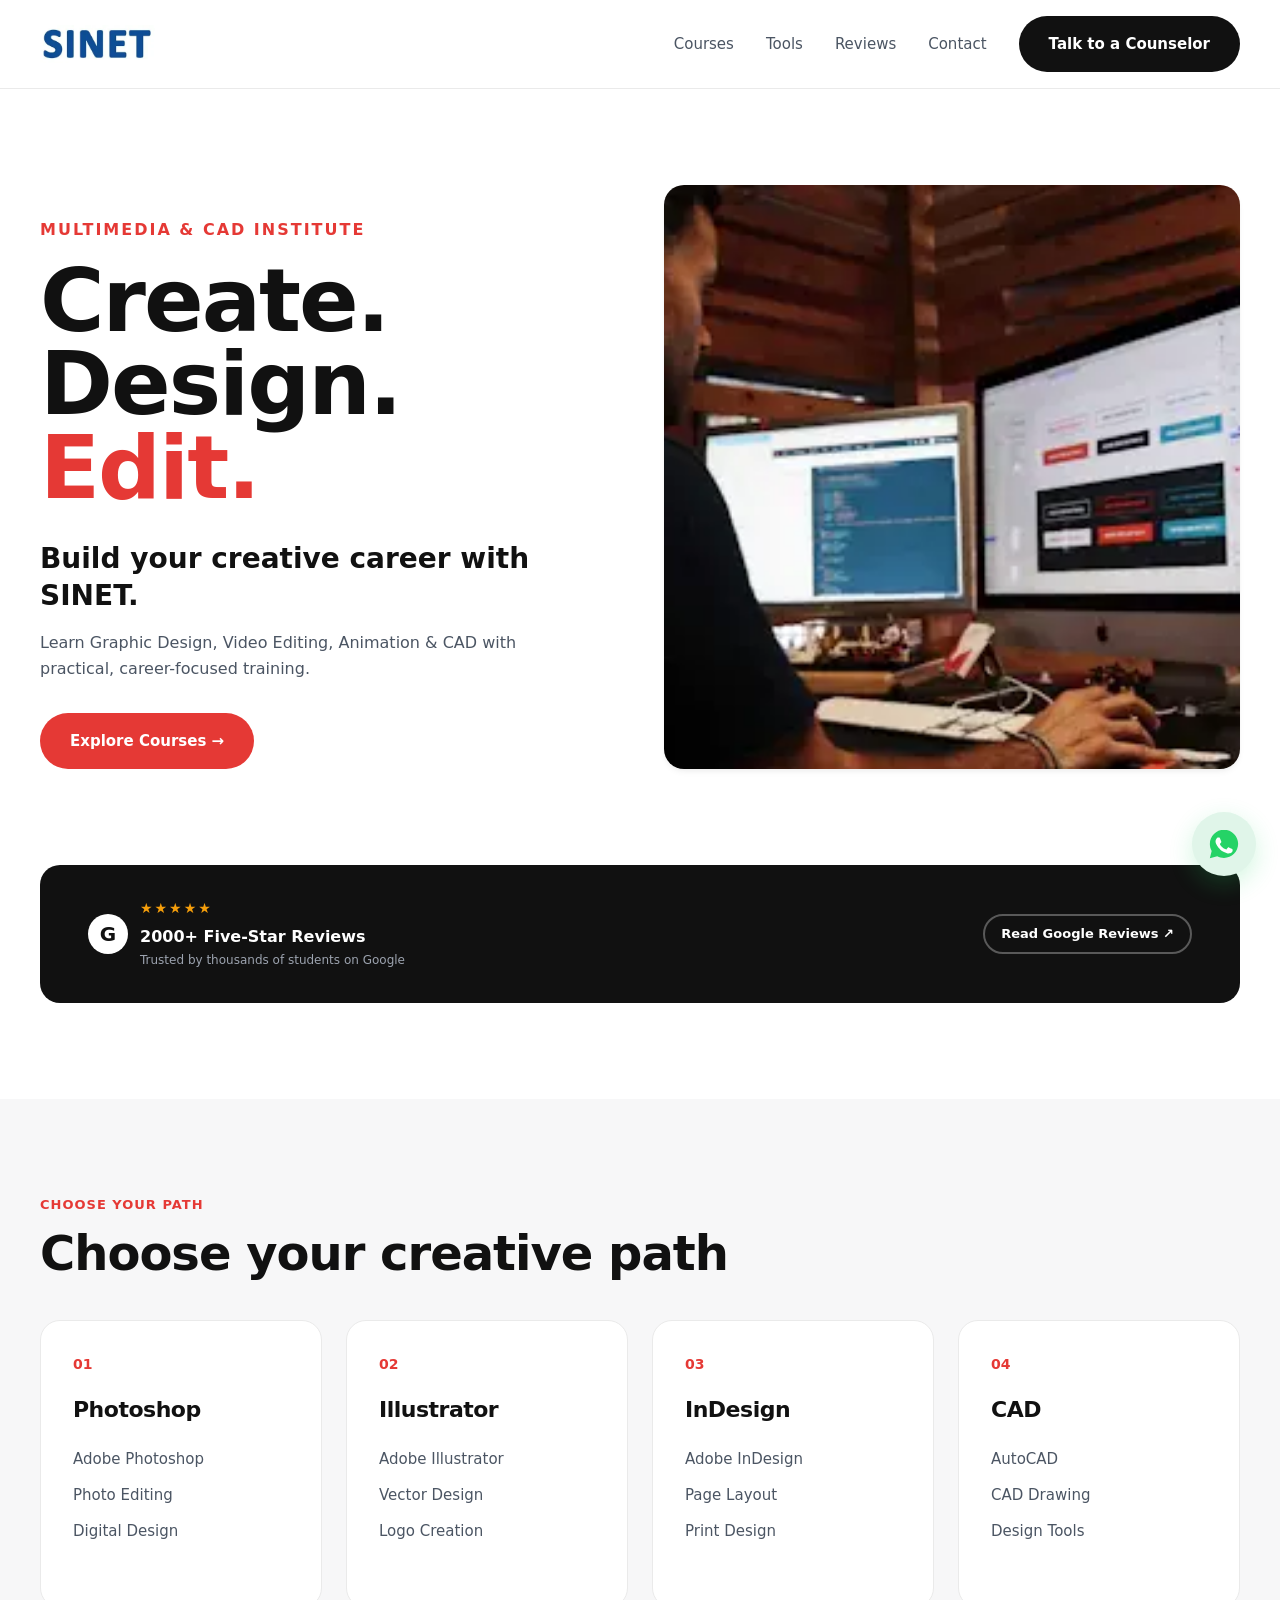
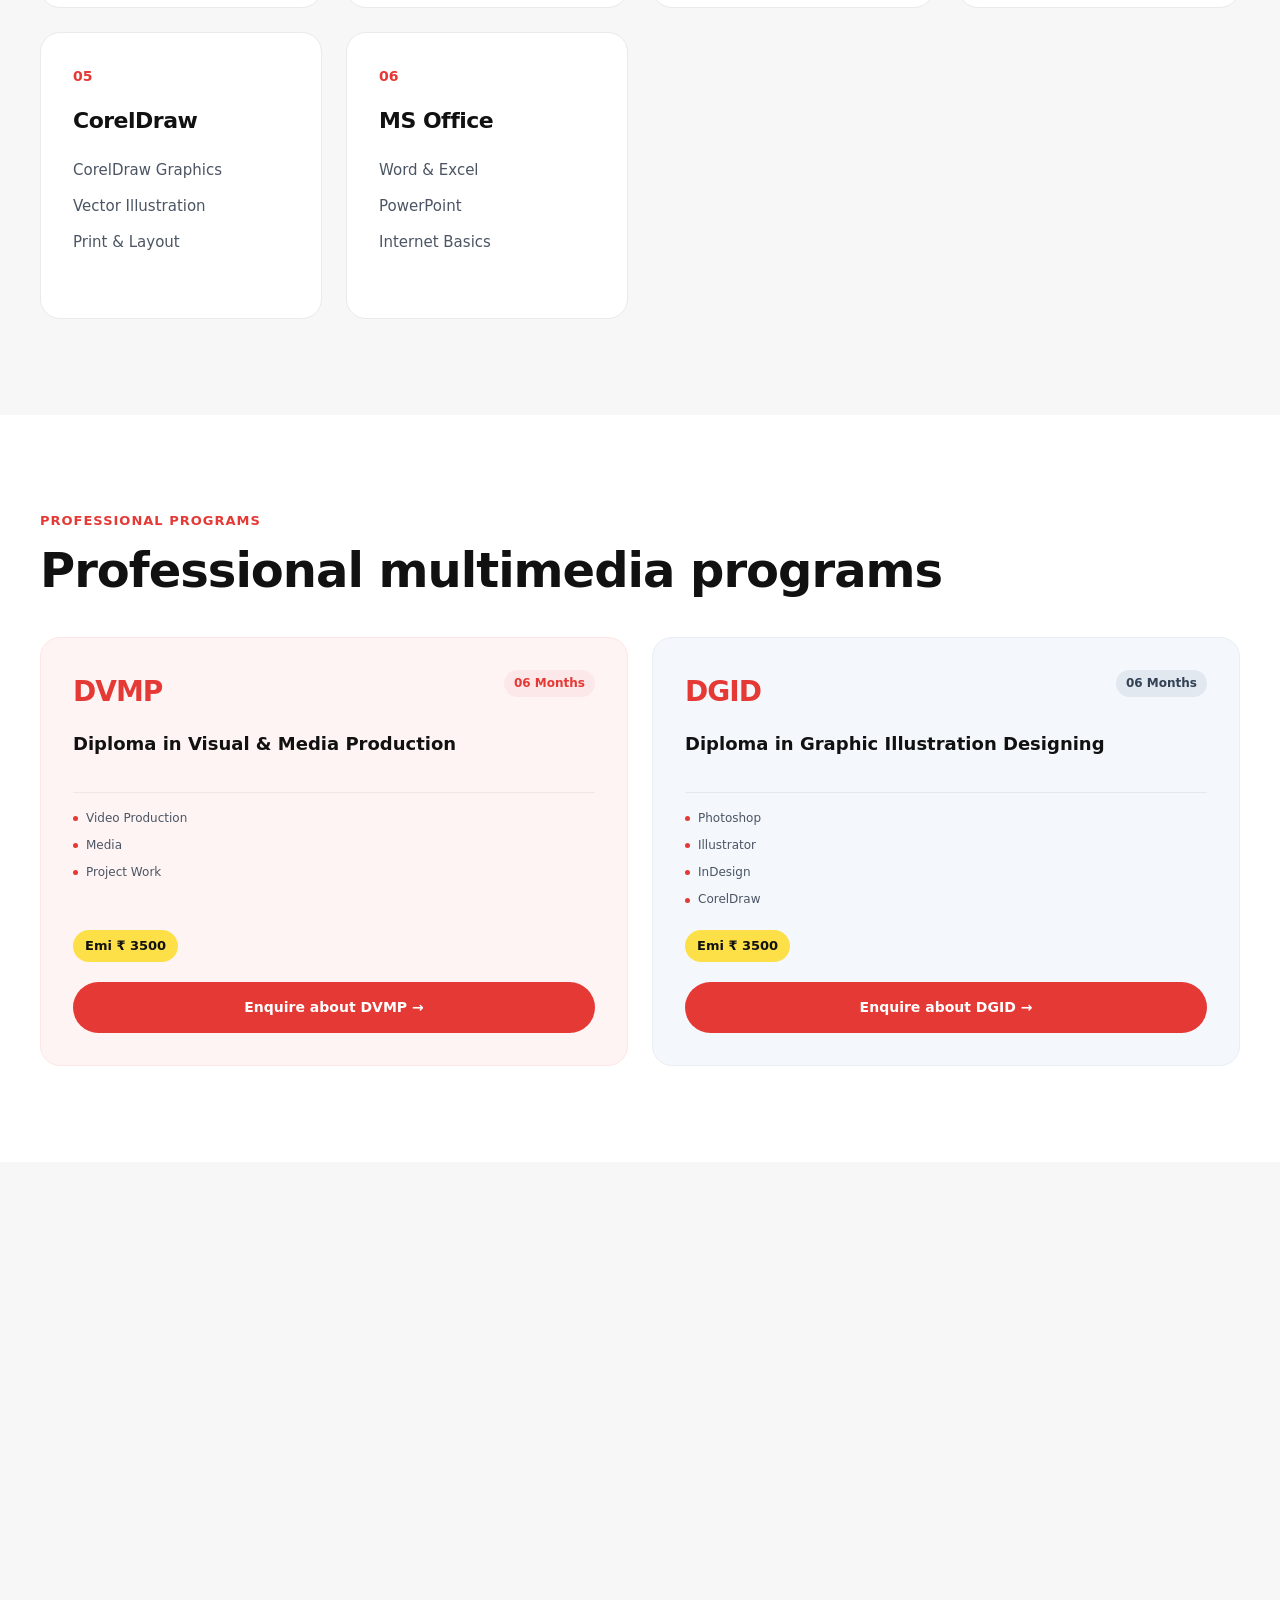
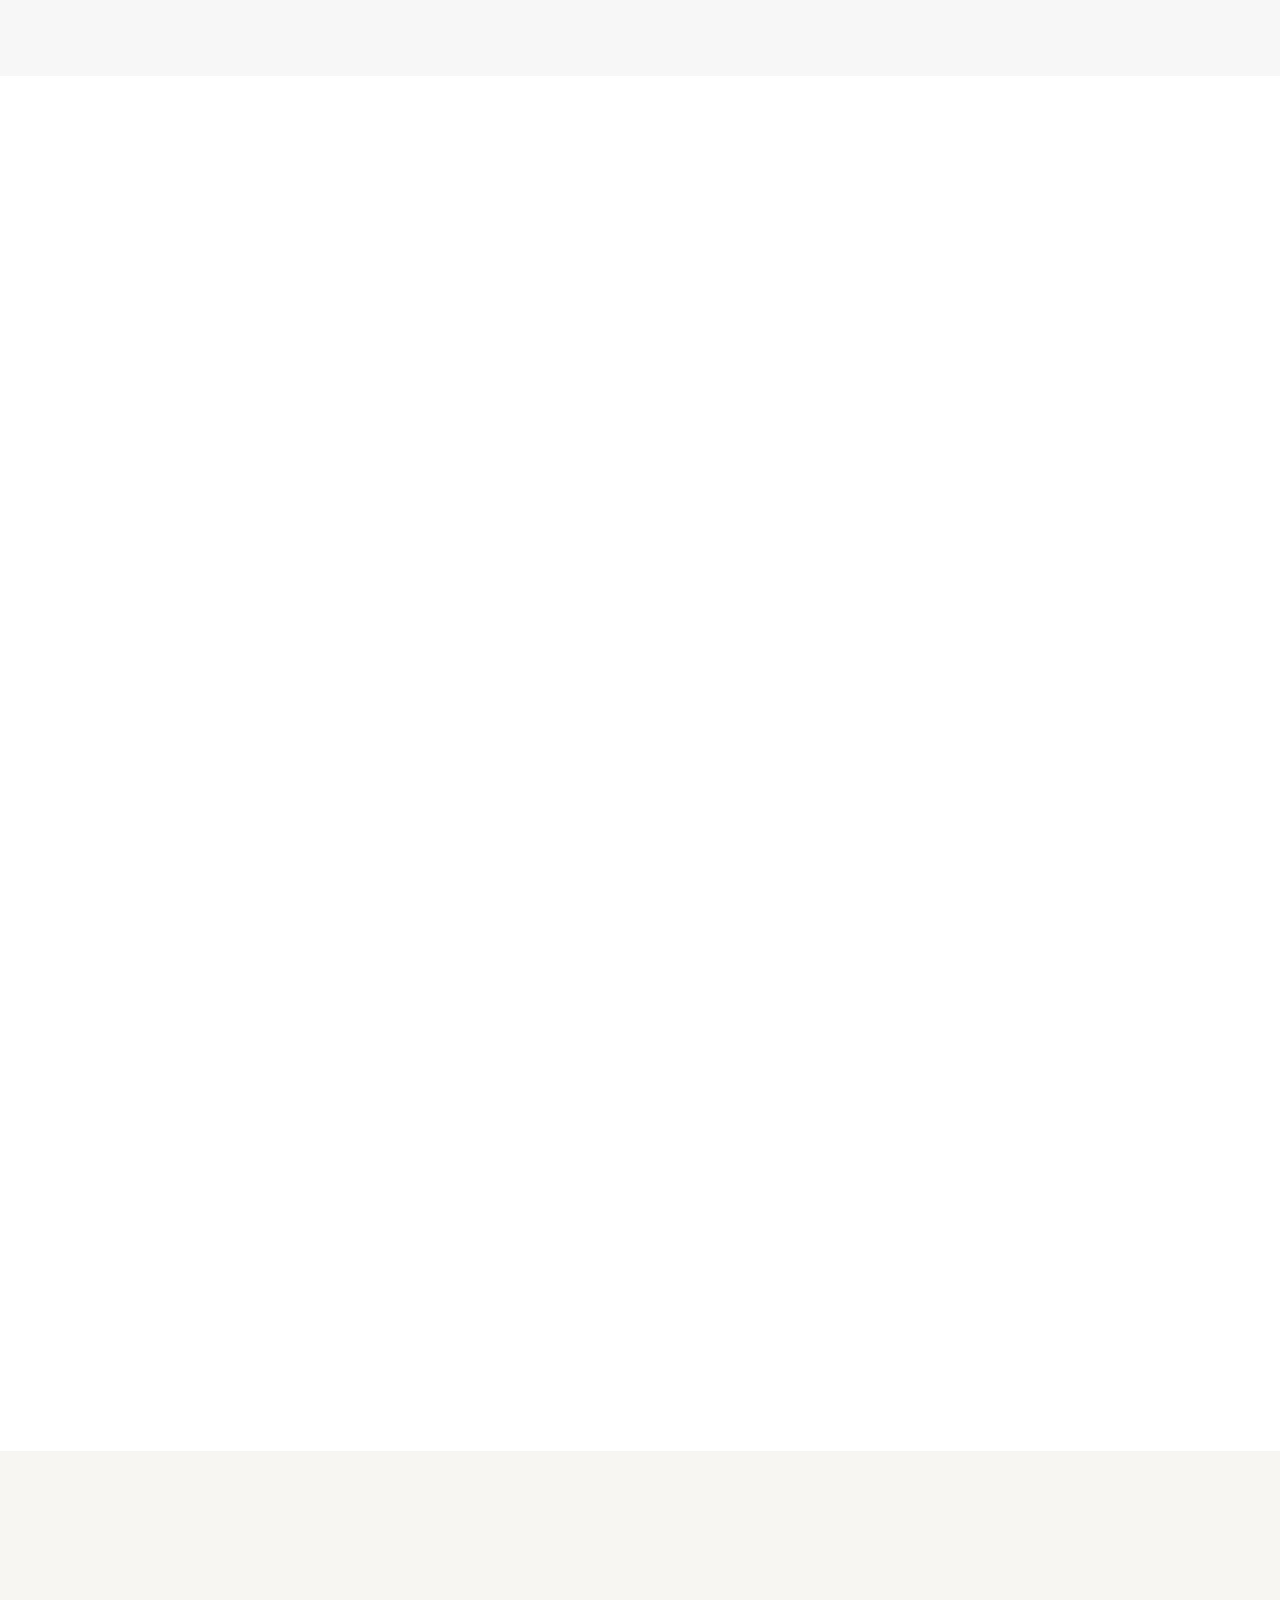
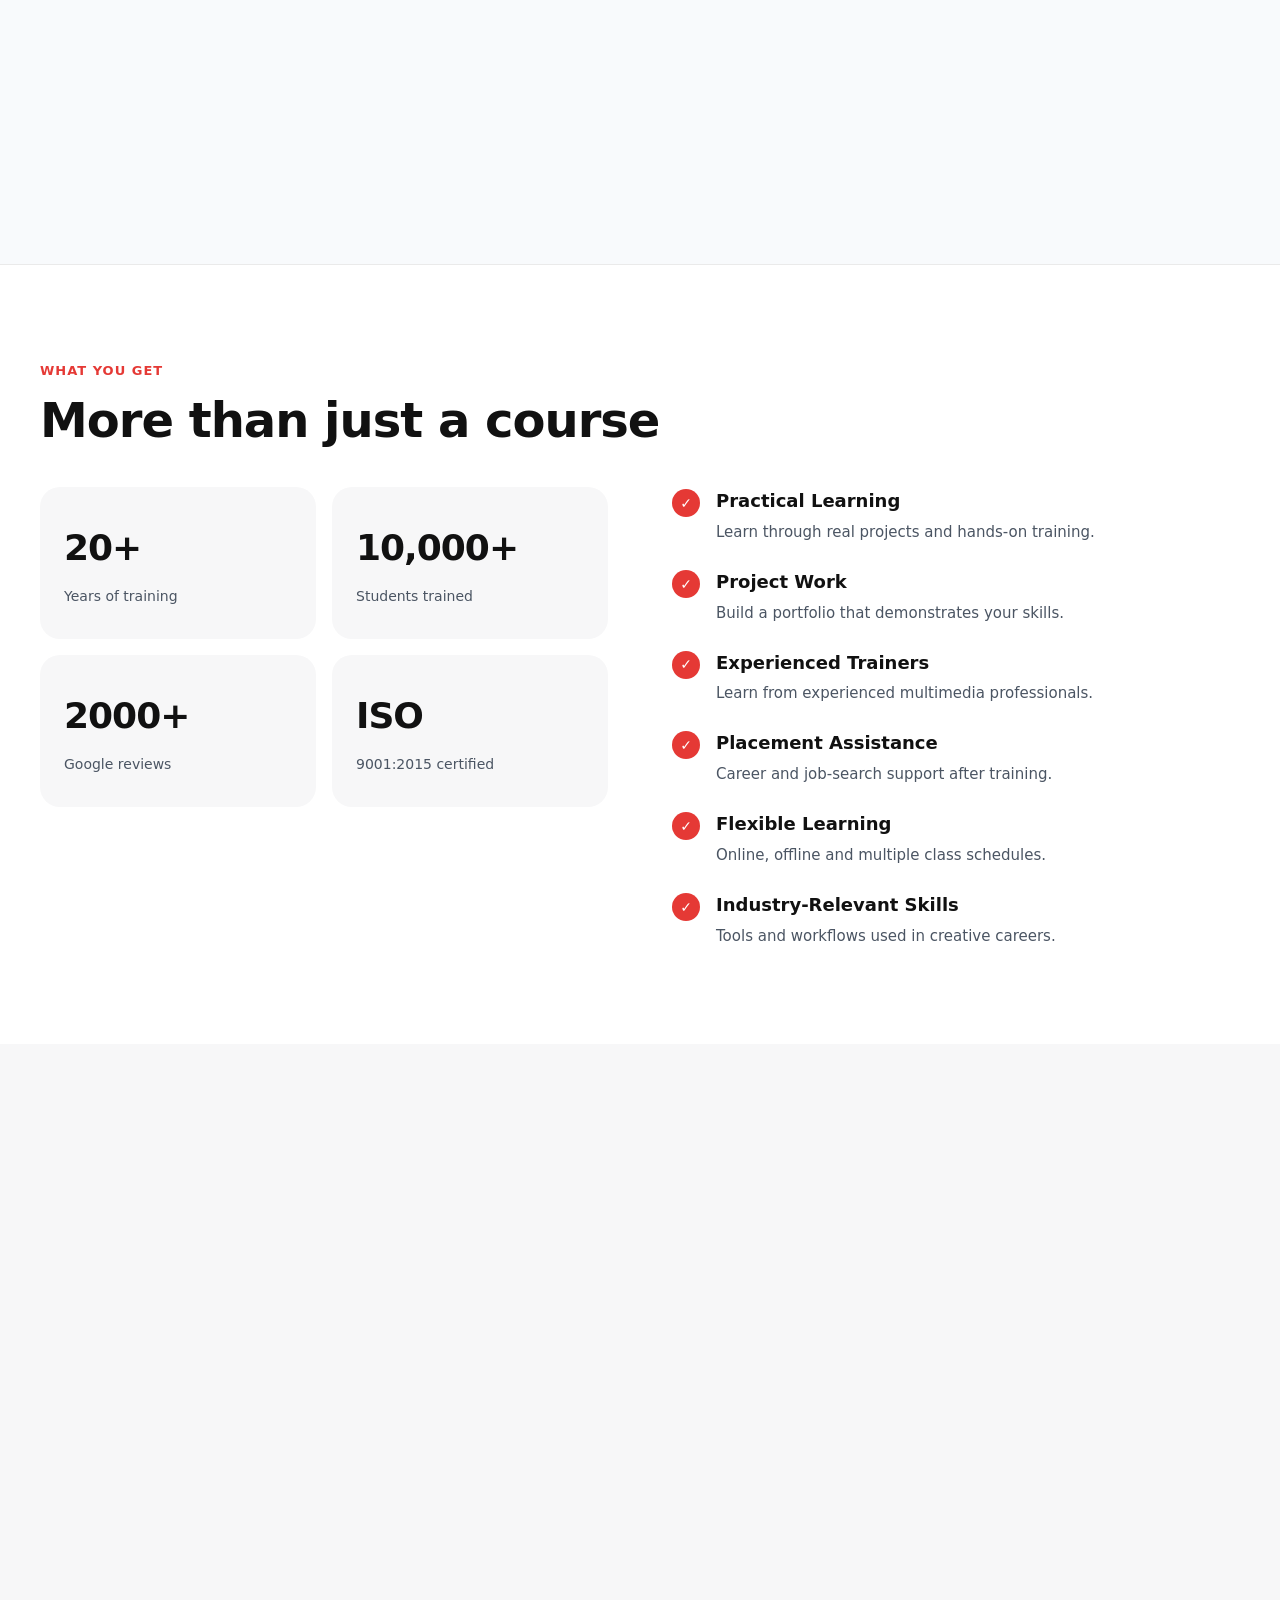
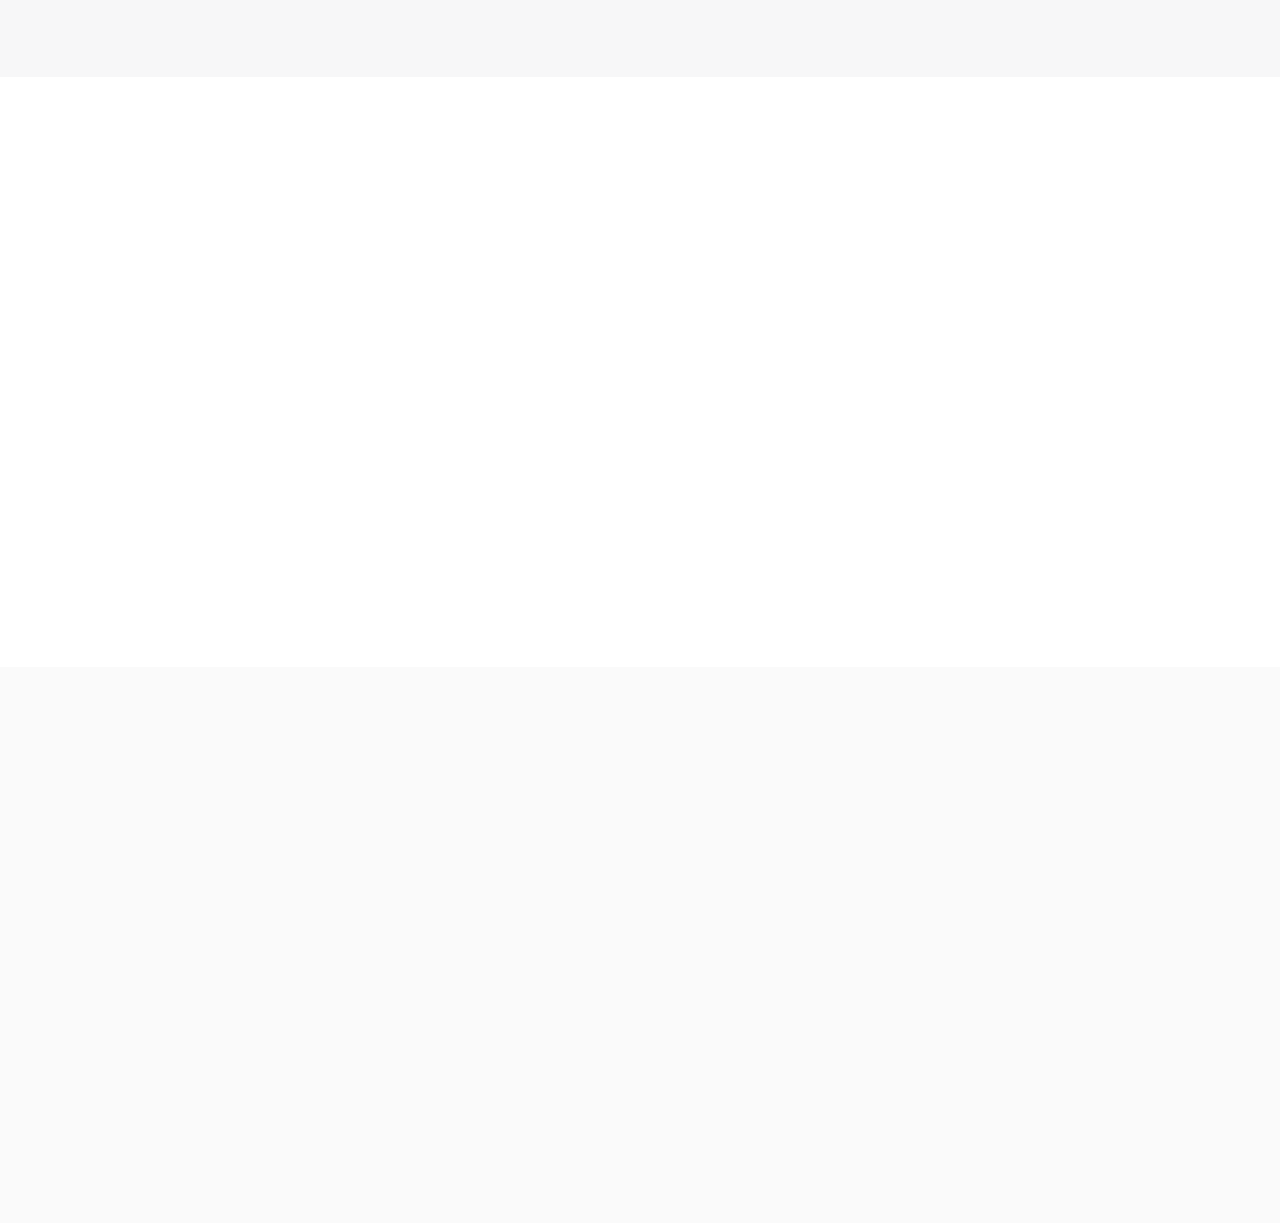
<file: index.html>
<!DOCTYPE html>
<html lang="en">
<head>
    <meta charset="UTF-8">
    <meta name="viewport" content="width=device-width, initial-scale=1.0">
    <title>SINET | Multimedia & CAD Institute</title>
    <meta name="description" content="Learn Graphic Design, Video Editing, Animation & CAD with practical, career-focused training at SINET.">
    
    <!-- Preload Critical Local Hero Image for Instant LCP -->
    <link rel="preload" as="image" href="images/hero.webp" type="image/webp" fetchpriority="high">
    
    <style>
/* 
 * SINET Multimedia Institute - Styles
 * Mobile-first, performance-oriented CSS
 */

:root {
  --primary: #E53935;
  --dark: #111111;
  --text: #272727;
  --muted: #4B5563;
  --light: #F7F7F8;
  --white: #FFFFFF;
  --border: #EAEAEA;
  --star: #F59E0B;
  --cta-grad: linear-gradient(135deg, #FF512F 0%, #F09819 100%);
  --shadow-sm: 0 4px 6px -1px rgba(0, 0, 0, 0.05), 0 2px 4px -1px rgba(0, 0, 0, 0.03);
  --shadow-md: 0 10px 15px -3px rgba(0, 0, 0, 0.05), 0 4px 6px -2px rgba(0, 0, 0, 0.025);
  --radius: 20px;
}

/* Base Reset */
* {
  margin: 0;
  padding: 0;
  box-sizing: border-box;
}

html {
  scroll-behavior: smooth;
  overflow-x: hidden;
}

section[id], footer[id] {
  scroll-margin-top: 80px;
}

/* Off-screen rendering optimization for Mobile FCP, LCP & TBT */
#tools, #placements, #ratings, #advantages, #reviews, #contact, .new-footer {
  content-visibility: auto;
  contain-intrinsic-size: auto 500px;
}

body {
  font-family: 'Inter', system-ui, -apple-system, BlinkMacSystemFont, "Segoe UI", Roboto, "Helvetica Neue", Arial, sans-serif;
  color: var(--text);
  line-height: 1.6;
  background-color: var(--white);
  /* Padding for sticky mobile CTA */
  padding-bottom: 70px; 
  overflow-x: hidden;
}

@media (min-width: 768px) {
  body {
    padding-bottom: 0;
  }
}

a {
  text-decoration: none;
  color: inherit;
}

ul {
  list-style: none;
}

img {
  max-width: 100%;
  height: auto;
  display: block;
}

/* Utilities */
.container {
  width: 100%;
  max-width: 1280px;
  margin: 0 auto;
  padding: 0 24px;
}

@media (max-width: 480px) {
  .container {
    padding: 0 16px;
  }
}

.section {
  padding: 64px 0;
}

.pt-0 {
  padding-top: 0 !important;
}

.bg-light {
  background-color: var(--light);
}

.sr-only {
  position: absolute;
  width: 1px;
  height: 1px;
  padding: 0;
  margin: -1px;
  overflow: hidden;
  clip: rect(0, 0, 0, 0);
  white-space: nowrap;
  border: 0;
}

.primary-text {
  color: var(--primary);
}

/* Buttons */
.btn {
  display: inline-flex;
  align-items: center;
  justify-content: center;
  gap: 8px;
  padding: 14px 28px;
  border-radius: 100px;
  font-weight: 600;
  font-size: 15px;
  cursor: pointer;
  transition: all 0.2s ease;
  border: 2px solid transparent;
}

.btn-primary {
  background-color: var(--primary);
  color: var(--white);
}

.btn-primary:hover {
  background-color: #D32F2F;
}

.btn-dark {
  background-color: var(--dark);
  color: var(--white);
}

.btn-dark:hover {
  background-color: #000;
}

.btn-outline {
  background-color: transparent;
  color: var(--dark);
  border-color: var(--border);
}

.btn-outline:hover {
  border-color: var(--dark);
}

.btn-outline-light {
  background-color: transparent;
  color: var(--white);
  border-color: rgba(255,255,255,0.3);
}

.btn-outline-light:hover {
  border-color: var(--white);
  background-color: rgba(255,255,255,0.1);
}

.bg-white-trans {
  background-color: rgba(255,255,255,0.9);
  color: var(--dark) !important;
  border-color: transparent;
}
.bg-white-trans:hover {
  background-color: #fff;
}

.full-width {
  width: 100%;
}

/* Typography */
.section-label {
  color: var(--primary);
  font-size: 13px;
  font-weight: 700;
  letter-spacing: 1px;
  text-transform: uppercase;
  margin-bottom: 12px;
}

.section-title {
  font-size: clamp(32px, 5vw, 48px);
  font-weight: 800;
  line-height: 1.1;
  color: var(--dark);
  margin-bottom: 40px;
  letter-spacing: -1px;
}

.stars {
  color: var(--star);
  font-size: 18px;
  letter-spacing: 2px;
}

/* 01 - Header */
.header {
  position: sticky;
  top: 0;
  z-index: 100;
  background-color: rgba(255, 255, 255, 0.95);
  backdrop-filter: blur(10px);
  border-bottom: 1px solid var(--border);
  padding: 16px 0;
}

.header-container {
  display: flex;
  justify-content: space-between;
  align-items: center;
}

.logo {
  display: inline-flex;
  align-items: center;
  text-decoration: none;
  line-height: 1;
}

.logo-img {
  height: 38px;
  width: auto;
  max-width: 140px;
  display: block;
  object-fit: contain;
  mix-blend-mode: multiply;
}

.logo .dot {
  color: var(--primary);
}

.nav {
  display: none;
  align-items: center;
  gap: 32px;
}

.nav-link {
  font-size: 15px;
  font-weight: 500;
  color: var(--muted);
  transition: color 0.2s;
}

.nav-link:hover {
  color: var(--dark);
}

.hamburger {
  background: var(--dark);
  border: none;
  color: var(--white);
  cursor: pointer;
  display: flex;
  align-items: center;
  justify-content: center;
  border-radius: 50%;
  width: 48px;
  height: 48px;
}

/* Mobile Nav Overlay */
.mobile-nav {
  position: fixed;
  top: 0;
  left: 0;
  right: 0;
  bottom: 0;
  z-index: 1000;
  display: flex;
  justify-content: center;
  align-items: center;
  padding: 20px;
  opacity: 0;
  visibility: hidden;
  transition: opacity 0.3s ease;
}

.mobile-nav-backdrop {
  position: absolute;
  top: 0;
  left: 0;
  right: 0;
  bottom: 0;
  background-color: rgba(0,0,0,0.5);
  z-index: 1;
}

.mobile-nav.active {
  opacity: 1;
  visibility: visible;
}

.mobile-nav-inner {
  position: relative;
  z-index: 2;
  background-color: var(--white);
  width: 100%;
  max-width: 400px;
  border-radius: 16px;
  overflow: hidden;
  display: flex;
  flex-direction: column;
  transform: scale(0.95);
  transition: transform 0.3s cubic-bezier(0.175, 0.885, 0.32, 1.275);
}

.mobile-nav.active .mobile-nav-inner {
  transform: scale(1);
}

.mn-header {
  display: flex;
  justify-content: space-between;
  align-items: center;
  padding: 20px 24px;
  border-bottom: 1px solid var(--border);
}

.mn-header .logo {
  font-size: 24px;
  font-weight: 800;
  letter-spacing: -1px;
  color: var(--dark);
  display: inline-flex;
  align-items: center;
}

.mn-header .logo .logo-img {
  height: 32px;
}

.mn-header .dot {
  color: var(--primary);
}

.mn-close {
  background: #FFF2F2;
  border: none;
  width: 36px;
  height: 36px;
  border-radius: 50%;
  display: flex;
  align-items: center;
  justify-content: center;
  color: var(--dark);
  cursor: pointer;
}

.mn-list {
  display: flex;
  flex-direction: column;
  padding: 0 24px;
}

.mn-item {
  display: flex;
  align-items: center;
  padding: 20px 0;
  border-bottom: 1px solid var(--border);
  text-decoration: none;
}

.mn-icon {
  width: 48px;
  height: 48px;
  background-color: #FFF2F2;
  border-radius: 50%;
  display: flex;
  align-items: center;
  justify-content: center;
  margin-right: 16px;
  flex-shrink: 0;
}

.mn-text {
  font-size: 18px;
  font-weight: 700;
  color: var(--dark);
  flex-grow: 1;
}

.mn-chevron {
  color: var(--dark);
}

.mn-cta {
  padding: 24px;
}

.mn-footer {
  display: flex;
  gap: 12px;
  padding: 20px 24px;
  background-color: #FAFAFA;
  border-top: 1px solid var(--border);
}

/* 02 - Hero */
.hero {
  padding-top: 32px;
  padding-bottom: 64px;
}

.hero-grid {
  display: grid;
  gap: 16px;
  grid-template-columns: 1.1fr 1fr;
  grid-template-areas:
    "kicker kicker"
    "title visual"
    "subtitle subtitle"
    "desc desc"
    "actions actions";
  align-items: end;
}

.hero-kicker { grid-area: kicker; color: var(--primary); font-size: 14px; font-weight: 800; letter-spacing: 2px; text-transform: uppercase; margin-bottom: 0; }

.hero-title {
  grid-area: title;
  font-size: clamp(36px, 12vw, 88px);
  font-weight: 900;
  line-height: 0.95;
  color: var(--dark);
  margin-bottom: 0;
  letter-spacing: -2px;
}

.hero-title .highlight {
  color: var(--primary);
}

.hero-visual {
  grid-area: visual;
  position: relative;
  border-radius: 20px;
  overflow: hidden;
  box-shadow: var(--shadow-sm);
  margin-bottom: 4px;
}

.hero-img {
  width: 100%;
  height: auto;
  aspect-ratio: 4/3;
  object-fit: cover;
  display: block;
}

.hero-subtitle {
  grid-area: subtitle;
  font-size: clamp(20px, 6vw, 28px);
  font-weight: 700;
  color: var(--dark);
  margin-top: 16px;
  margin-bottom: 0;
  line-height: 1.3;
}

.hero-desc {
  grid-area: desc;
  font-size: 16px;
  color: var(--muted);
  max-width: 500px;
  margin-bottom: 16px;
}

.hero-actions {
  grid-area: actions;
  display: flex;
  flex-direction: column;
  gap: 16px;
}

/* 03 - Google Trust */
.trust-bar {
  background-color: var(--dark);
  border-radius: var(--radius);
  padding: 16px 20px;
  color: var(--white);
  display: flex;
  flex-direction: row;
  flex-wrap: wrap;
  gap: 16px;
  align-items: center;
  justify-content: space-between;
  text-align: left;
}

.trust-left {
  display: flex;
  flex-direction: row;
  align-items: center;
  gap: 12px;
}

.g-logo {
  width: 40px;
  height: 40px;
  flex-shrink: 0;
  background-color: var(--white);
  border-radius: 50%;
  display: flex;
  align-items: center;
  justify-content: center;
  color: var(--dark);
  font-weight: 800;
  font-size: 20px;
}

.trust-text {
  display: flex;
  flex-direction: column;
}

.trust-text .stars {
  font-size: 14px;
  margin-bottom: 4px;
}

.trust-text h3 {
  font-size: 16px;
  font-weight: 700;
  margin-top: 0;
  margin-bottom: 2px;
}

.trust-text p {
  color: #9CA3AF;
  font-size: 12px;
  margin-bottom: 0;
}

.trust-btn {
  width: auto;
  font-size: 13px;
  padding: 8px 16px;
}

.paths-grid {
  display: grid;
  gap: 12px;
  grid-template-columns: repeat(2, 1fr);
}

@media (min-width: 768px) {
  .paths-grid {
    grid-template-columns: repeat(3, 1fr);
  }
}

.path-card {
  background-color: var(--white);
  padding: 16px;
  border-radius: var(--radius);
  border: 1px solid var(--border);
  transition: transform 0.2s, box-shadow 0.2s;
  display: flex;
  flex-direction: column;
  text-decoration: none;
  color: inherit;
}

.path-card:hover {
  transform: translateY(-4px);
  box-shadow: var(--shadow-md);
  border-color: transparent;
}

.path-num {
  font-size: 11px;
  font-weight: 700;
  color: var(--primary);
  margin-bottom: 8px;
}

.path-card h3 {
  font-size: 15px;
  font-weight: 700;
  color: var(--dark);
  margin-bottom: 12px;
  letter-spacing: -0.5px;
}

.path-card ul {
  display: flex;
  flex-direction: column;
  gap: 8px;
  margin-bottom: 0;
  flex-grow: 1;
}

.path-card li {
  color: var(--muted);
  font-size: 12px;
}

/* 05 - Professional Programs */
.programs-grid {
  display: grid;
  gap: 12px;
  grid-template-columns: repeat(2, 1fr);
}

.program-card {
  background-color: var(--white);
  border: 1px solid var(--border);
  border-radius: var(--radius);
  padding: 16px;
  display: flex;
  flex-direction: column;
}

.program-card-pink {
  background-color: #FFF4F4;
  border: 1px solid #FFE5E5;
}

.program-card-light-blue {
  background-color: #F4F7FB;
  border: 1px solid #E9EDF4;
}

.program-header {
  display: flex;
  flex-direction: column;
  justify-content: flex-start;
  align-items: flex-start;
  gap: 8px;
  margin-bottom: 12px;
}

.program-code {
  font-size: 18px;
  font-weight: 800;
  letter-spacing: -1px;
  color: var(--primary);
}

.badge {
  font-size: 10px;
  font-weight: 600;
  padding: 3px 8px;
  border-radius: 100px;
}

.badge-light-red {
  background-color: #FCE8E8;
  color: var(--primary);
}

.badge-light-blue {
  background-color: #E2E8F0;
  color: #334155;
}

.program-name {
  font-size: 14px;
  font-weight: 700;
  line-height: 1.4;
  margin-bottom: 0;
  color: var(--dark);
}

.program-divider {
  border: 0;
  border-top: 1px solid rgba(0,0,0,0.06);
  margin: 12px 0 16px;
}

.program-list {
  list-style: none;
  padding: 0;
  margin: 0 0 20px 0;
  display: flex;
  flex-direction: column;
  gap: 8px;
  flex-grow: 1;
}

.program-list li {
  font-size: 12px;
  color: var(--muted);
  display: flex;
  align-items: center;
  gap: 8px;
}

.program-list li::before {
  content: "";
  width: 5px;
  height: 5px;
  background-color: var(--primary);
  border-radius: 50%;
  flex-shrink: 0;
}

.tag-emi {
  background-color: #FDE047;
  color: var(--dark);
  font-size: 11px;
  font-weight: 700;
  padding: 6px 12px;
  border-radius: 100px;
  border: none;
  align-self: flex-start;
  margin-bottom: 20px;
  display: inline-block;
}

.program-card .btn {
  font-size: clamp(10px, 2.8vw, 12px);
  padding: 10px 4px;
  width: 100%;
  display: flex;
  justify-content: center;
  align-items: center;
  text-align: center;
  white-space: nowrap;
  margin-top: auto;
}

/* 06 - Tools */
.tools-grid {
  display: grid;
  grid-template-columns: repeat(2, 1fr);
  gap: 12px;
}

.tool-item {
  background-color: var(--white);
  padding: 12px 10px;
  border-radius: 12px;
  border: 1px solid var(--border);
  display: flex;
  align-items: center;
  gap: 10px;
  text-decoration: none;
  color: inherit;
  transition: transform 0.2s ease, box-shadow 0.2s ease, border-color 0.2s ease;
}

.tool-item:hover {
  transform: translateY(-2px);
  box-shadow: var(--shadow-sm);
  border-color: #D1D5DB;
}

.tool-icon {
  width: 36px;
  height: 36px;
  background-color: var(--dark);
  color: var(--white);
  border-radius: 50%;
  display: flex;
  align-items: center;
  justify-content: center;
  font-weight: 700;
  font-size: 13px;
  flex-shrink: 0;
}

.tool-name {
  font-size: 13px;
  font-weight: 600;
  line-height: 1.3;
  color: var(--dark);
}

/* 07 - What You Get */
.benefits-container {
  display: flex;
  flex-direction: column;
  gap: 40px;
}

.stats-grid {
  display: grid;
  grid-template-columns: repeat(2, 1fr);
  gap: 16px;
}

.stat-card {
  background-color: var(--light);
  padding: 32px 24px;
  border-radius: var(--radius);
}

.stat-num {
  font-size: clamp(28px, 4vw, 36px);
  font-weight: 800;
  color: var(--dark);
  margin-bottom: 8px;
  letter-spacing: -1px;
}

.stat-desc {
  font-size: 14px;
  color: var(--muted);
}

.benefits-list {
  display: grid;
  gap: 24px;
}

.benefit-item {
  display: flex;
  gap: 16px;
}

.check-icon {
  width: 28px;
  height: 28px;
  background-color: var(--primary);
  color: var(--white);
  border-radius: 50%;
  display: flex;
  align-items: center;
  justify-content: center;
  font-size: 14px;
  flex-shrink: 0;
  margin-top: 2px;
}

.benefit-content h4 {
  font-size: 18px;
  font-weight: 700;
  color: var(--dark);
  margin-bottom: 4px;
}

.benefit-content p {
  font-size: 15px;
  color: var(--muted);
}

/* 08 - Reviews */
.reviews-header {
  margin-bottom: 40px;
}

.link-arrow {
  font-weight: 600;
  display: inline-block;
  margin-top: 16px;
}

.reviews-grid {
  display: flex;
  overflow-x: auto;
  gap: 20px;
  padding-bottom: 20px;
  scroll-snap-type: x mandatory;
  /* Hide scrollbar */
  -ms-overflow-style: none;
  scrollbar-width: none;
}
.reviews-grid::-webkit-scrollbar {
  display: none;
}

.review-card {
  background-color: var(--white);
  padding: 20px 16px;
  border-radius: var(--radius);
  border: 1px solid var(--border);
  min-width: 240px;
  flex-shrink: 0;
  scroll-snap-align: start;
  display: flex;
  flex-direction: column;
}

.review-card .stars {
  font-size: 14px;
  letter-spacing: 1px;
}

.quote {
  font-size: 14px;
  font-weight: 500;
  color: var(--dark);
  margin: 16px 0 20px;
  line-height: 1.4;
  flex-grow: 1;
}

.reviewer {
  display: flex;
  flex-direction: column;
}

.reviewer strong {
  font-size: 14px;
  color: var(--dark);
}

.reviewer span {
  font-size: 12px;
  color: var(--muted);
}

/* 09 - Final CTA */
.cta-banner {
  background: var(--cta-grad);
  border-radius: 20px;
  padding: 40px 16px;
  text-align: center;
  color: var(--white);
}

.cta-banner h2 {
  font-size: clamp(28px, 5vw, 48px);
  font-weight: 800;
  margin-bottom: 16px;
  letter-spacing: -1px;
}

.cta-banner p {
  font-size: 16px;
  opacity: 0.9;
  margin-bottom: 32px;
  max-width: 500px;
  margin-left: auto;
  margin-right: auto;
}

.cta-actions {
  display: flex;
  flex-direction: row;
  justify-content: center;
  gap: 12px;
}

.cta-actions .btn {
  flex: 1;
  width: auto;
  max-width: none;
  padding: 14px 12px;
  font-size: 14px;
  white-space: nowrap;
}

/* 10 - Footer */
.new-footer {
  background-color: #FAFAFA;
  padding: 56px 0 40px;
  color: #62646A;
}

.footer-grid-3 {
  display: grid;
  gap: 32px;
}

.footer-brand-col {
  display: flex;
  flex-direction: column;
  max-width: 340px;
}

.footer-logo {
  display: inline-block;
  margin-bottom: 12px;
  line-height: 1;
  text-decoration: none;
}

.footer-logo-img {
  height: 44px;
  width: auto;
  max-width: 160px;
  display: block;
  object-fit: contain;
  mix-blend-mode: multiply;
}

.footer-logo .dot {
  color: #F2382D;
}

.footer-tagline {
  font-size: 15px;
  color: #62646A;
  margin-bottom: 20px;
}

.footer-desc {
  font-size: 14px;
  line-height: 1.6;
  margin-bottom: 20px;
}

.footer-socials {
  display: flex;
  gap: 10px;
  align-items: center;
  flex-wrap: wrap;
}

.social-btn {
  width: 36px;
  height: 36px;
  border-radius: 8px;
  display: flex;
  justify-content: center;
  align-items: center;
  transition: transform 0.2s ease, box-shadow 0.2s ease;
  color: #FFFFFF;
  text-decoration: none;
  flex-shrink: 0;
}

.social-btn:hover {
  transform: translateY(-2px);
  box-shadow: 0 4px 12px rgba(0, 0, 0, 0.18);
}

.social-btn.fb { background: #1877F2; }
.social-btn.li { background: #0A66C2; }
.social-btn.ig { background: radial-gradient(circle at 30% 107%, #fdf497 0%, #fdf497 5%, #fd5949 45%, #d6249f 60%, #285AEB 90%); }
.social-btn.x, .social-btn.tw { background: #000000; }
.social-btn.yt { background: #FF0000; }
.social-btn.wa { background: #25D366; border-radius: 50%; }

.footer-branch-col {
  display: flex;
  flex-direction: column;
}

.branch-title {
  font-size: 16px;
  font-weight: 700;
  color: #111217;
  margin-bottom: 8px;
}

.branch-underline {
  width: 32px;
  height: 2px;
  background-color: #F2382D;
  margin-bottom: 20px;
}

.branch-details {
  list-style: none;
  padding: 0;
  margin: 0;
  display: flex;
  flex-direction: column;
  gap: 16px;
}

.branch-details li {
  display: flex;
  gap: 12px;
  align-items: flex-start;
  font-size: 13px;
  line-height: 1.6;
}

.branch-details .icon {
  flex-shrink: 0;
  width: 18px;
  height: 18px;
  margin-top: 2px;
  color: #62646A;
}

.branch-details .phones {
  display: flex;
  flex-direction: column;
  gap: 4px;
}

.branch-details .phones a {
  color: #1A73E8;
  text-decoration: none;
  font-weight: 500;
  transition: text-decoration 0.2s;
}

.branch-details .phones a:hover {
  text-decoration: underline;
}

.email-link {
  color: #62646A;
  text-decoration: none;
}

.email-link:hover {
  text-decoration: underline;
}

.footer-bottom-bar {
  margin-top: 48px;
  padding-top: 24px;
  border-top: 1px solid #E6E2DC;
  display: flex;
  flex-direction: column;
  gap: 16px;
  color: #62646A;
  font-size: 13px;
  text-align: center;
}

.bottom-links a {
  color: #62646A;
  text-decoration: none;
}

.bottom-links a[href^="http"] {
  color: #1A73E8;
}

.bottom-links a:hover {
  text-decoration: underline;
}

.bottom-links .divider {
  margin: 0 12px;
  color: #D1D5DB;
}

/* 11 - Floating WhatsApp CTA */
.floating-wa-btn {
  position: fixed;
  bottom: 24px;
  right: 24px;
  z-index: 90;
  width: 64px;
  height: 64px;
  background-color: #E0F5E9;
  border-radius: 50%;
  display: flex;
  align-items: center;
  justify-content: center;
  box-shadow: 0 8px 24px rgba(37, 211, 102, 0.2);
  transition: transform 0.3s cubic-bezier(0.175, 0.885, 0.32, 1.275);
}

.floating-wa-btn:hover {
  transform: scale(1.1);
}

@media (max-width: 640px) {
  .floating-wa-btn {
    width: 48px;
    height: 48px;
    right: 14px;
    bottom: 16px;
    box-shadow: 0 4px 16px rgba(37, 211, 102, 0.3);
  }
  .floating-wa-btn svg {
    width: 26px;
    height: 26px;
  }
}

.sticky-btn {
  flex: 1;
  display: flex;
  align-items: center;
  justify-content: center;
  gap: 8px;
  padding: 12px;
  border-radius: 12px;
  font-weight: 600;
  font-size: 14px;
  text-decoration: none;
}

.sticky-btn.whatsapp {
  background-color: var(--dark);
  color: var(--white);
}

.sticky-btn.call {
  background-color: transparent;
  color: var(--dark);
  border: 1px solid var(--border);
}

/* Hot Courses Section */
.hot-courses-section {
  background-color: #FDD835;
  padding: 40px 0;
}

.hot-courses-title {
  text-align: center;
  font-size: clamp(26px, 5vw, 38px);
  font-weight: 800;
  color: #1a237e;
  letter-spacing: -0.5px;
  margin-bottom: 36px;
}

.hot-courses-grid {
  display: grid;
  grid-template-columns: repeat(3, 1fr);
  gap: 24px 32px;
}

@media (max-width: 767px) {
  .hot-courses-grid {
    grid-template-columns: repeat(2, 1fr);
    gap: 16px;
  }
}

@media (max-width: 480px) {
  .hot-courses-grid {
    grid-template-columns: repeat(2, 1fr);
    gap: 12px;
  }
}

.hot-course-card {
  display: flex;
  flex-direction: column;
  align-items: flex-start;
  gap: 6px;
  cursor: pointer;
  text-decoration: none;
  padding: 8px 0;
  transition: transform 0.2s ease;
}

.hot-course-card:hover {
  transform: translateY(-3px);
}

.hot-course-name {
  font-size: clamp(17px, 3vw, 22px);
  font-weight: 800;
  color: #1a237e;
  line-height: 1.2;
}

.hot-course-card:hover .hot-course-name {
  color: #E53935;
}

.hot-course-badge {
  display: inline-block;
  background-color: #FDD835;
  border: 2px solid #1a237e;
  color: #1a237e;
  font-size: 12px;
  font-weight: 700;
  padding: 4px 12px;
  border-radius: 100px;
  white-space: nowrap;
}

/* Highlighted fee badge (yellow pill style) */
.hot-course-badge.emi {
  background-color: #FFEE58;
  border-color: transparent;
  box-shadow: inset 0 0 0 2px rgba(26,35,126,0.15);
}

/* 06.5 - Job Placements */
.placement-hero {
  display: grid;
  gap: 40px;
  margin-bottom: 64px;
}

.placement-desc {
  font-size: 16px;
  color: var(--muted);
  max-width: 500px;
}

.placement-visual {
  position: relative;
  border-radius: var(--radius);
}

.handshake-img { width: 100%; aspect-ratio: 16 / 10; object-fit: cover; object-position: center bottom; border-radius: var(--radius); }


.placement-cards {
  display: grid;
  gap: 12px;
  grid-template-columns: repeat(2, 1fr);
}

.p-card { background-color: var(--white); border: 1px solid var(--border); padding: 0; border-radius: 12px; display: flex; flex-direction: column; gap: 0; align-items: stretch; overflow: hidden; transition: transform 0.2s, box-shadow 0.2s; text-decoration: none; color: inherit; cursor: pointer; }

.p-card:hover {
  transform: translateY(-4px);
  box-shadow: var(--shadow-md);
  border-color: transparent;
}

.p-card-icon { flex-shrink: 0; font-size: 100px; display: flex; align-items: center; justify-content: center; width: 100%; min-height: 200px; margin-bottom: 0; }

.card-image-icon { flex-shrink: 0; width: 100%; height: 200px; object-fit: contain; border-radius: 0; }

.p-card-content { display: flex; flex-direction: column; height: 100%; padding: 20px 16px 24px; }

.p-card-content h4 {
  font-size: 15px;
  font-weight: 700;
  color: var(--dark);
  margin-bottom: 6px;
  letter-spacing: -0.5px;
}

.p-card-content p {
  font-size: 12px;
  color: var(--muted);
  margin-bottom: 12px;
  line-height: 1.4;
}

.p-card .link-arrow {
  margin-top: auto;
  font-size: 11px;
}

/* 06.8 - Ratings & Reviews */
.ratings-section {
  background-color: #F8F6F2;
  position: relative;
  overflow: hidden;
  padding: 96px 0;
}

.relative-z {
  position: relative;
  z-index: 10;
}

.bg-shape {
  position: absolute;
  border-radius: 50%;
  filter: blur(80px);
  z-index: 0;
}

.bg-shape-left {
  width: 400px;
  height: 400px;
  background-color: rgba(242, 56, 45, 0.08);
  top: 10%;
  left: -150px;
}

.bg-shape-right {
  width: 500px;
  height: 500px;
  background-color: rgba(242, 56, 45, 0.05);
  bottom: -100px;
  right: -200px;
}

.text-center {
  text-align: center;
}

.accent-orange {
  color: #F2382D;
}

.ratings-title {
  font-size: clamp(32px, 5vw, 48px);
  color: #111217;
  line-height: 1.2;
  margin-bottom: 16px;
}

.highlight-underline {
  position: relative;
  display: inline-block;
  z-index: 1;
}

.highlight-underline::after {
  content: '';
  position: absolute;
  bottom: 6px;
  left: -2%;
  width: 104%;
  height: 4px;
  background-color: #F2382D;
  border-radius: 4px;
  z-index: -1;
  opacity: 0.8;
  transform: rotate(-1deg);
}

.ratings-desc {
  color: #62646A;
  font-size: 18px;
  margin-bottom: 24px;
}

.main-stars {
  display: flex;
  justify-content: center;
  gap: 8px;
  margin-bottom: 64px;
  filter: drop-shadow(0 4px 8px rgba(245, 183, 44, 0.3));
}

.ratings-grid {
  display: grid;
  grid-template-columns: repeat(2, 1fr);
  gap: 12px;
}

.rating-card {
  background-color: #FFFFFF;
  border: 1px solid #E6E2DC;
  border-radius: 12px;
  padding: 16px 12px;
  position: relative;
  display: flex;
  flex-direction: column;
  align-items: center;
  text-align: center;
  box-shadow: 0 12px 32px -8px rgba(0, 0, 0, 0.04);
  transition: transform 0.3s ease, box-shadow 0.3s ease;
  text-decoration: none;
  color: inherit;
}

.rating-card:hover {
  transform: translateY(-4px);
  box-shadow: 0 16px 40px -8px rgba(0, 0, 0, 0.08);
}

.external-link-icon {
  position: absolute;
  top: 8px;
  right: 8px;
  width: 24px;
  height: 24px;
  background-color: #F8F6F2;
  color: #A0A0A0;
  border-radius: 50%;
  display: flex;
  align-items: center;
  justify-content: center;
  transition: background-color 0.2s, color 0.2s;
}

.external-link-icon svg {
  width: 10px;
  height: 10px;
}

.external-link-icon:hover {
  background-color: #F2382D;
  color: #FFF;
}

.card-logo-wrapper {
  position: relative;
  height: 48px;
  display: flex;
  align-items: center;
  justify-content: center;
  margin-bottom: 12px;
}

.rating-logo-img {
  max-width: 135px;
  max-height: 46px;
  width: auto;
  height: auto;
  object-fit: contain;
  display: block;
  filter: drop-shadow(0 1px 2px rgba(0,0,0,0.06));
}

.card-logo {
  position: relative;
  z-index: 1;
}

.card-logo, .card-logo * {
  font-size: 14px !important;
}

.card-logo svg {
  width: 14px !important;
  height: 14px !important;
}

.card-stars {
  color: #F5B72C;
  font-size: 12px;
  letter-spacing: 1px;
  margin-bottom: 12px;
}

.card-text {
  color: #62646A;
  font-size: 11px;
  line-height: 1.4;
  margin-bottom: 16px;
  flex-grow: 1;
}

.card-cta {
  font-size: 10px;
  font-weight: 700;
  color: #111217;
  display: inline-flex;
  align-items: center;
  gap: 4px;
  transition: color 0.2s;
}

.card-cta:hover {
  color: #F2382D;
}

/* 06.9 - SINET Advantages Section */
.advantages-section {
  background-color: #F8FAFC;
  border-top: 1px solid var(--border);
  border-bottom: 1px solid var(--border);
}

.advantages-section .section-title {
  margin-bottom: 12px;
}

.advantages-subtitle {
  color: var(--muted);
  font-size: 15px;
  max-width: 680px;
  line-height: 1.6;
  margin-bottom: 36px;
}

.advantages-grid {
  display: grid;
  grid-template-columns: 1fr;
  gap: 16px;
}

@media (min-width: 640px) {
  .advantages-grid {
    grid-template-columns: repeat(2, 1fr);
    gap: 18px;
  }
}

@media (min-width: 1024px) {
  .advantages-grid {
    grid-template-columns: repeat(3, 1fr);
    gap: 20px;
  }
}

.advantage-card {
  background: var(--white);
  border: 1px solid var(--border);
  border-radius: 16px;
  padding: 22px 20px;
  display: flex;
  gap: 16px;
  align-items: flex-start;
  transition: transform 0.25s ease, box-shadow 0.25s ease, border-color 0.25s ease;
}

.advantage-card:hover {
  transform: translateY(-3px);
  box-shadow: 0 12px 30px -6px rgba(0, 0, 0, 0.08);
  border-color: #CBD5E1;
}

.advantage-num {
  width: 38px;
  height: 38px;
  background: #FFF1F0;
  color: var(--primary);
  font-weight: 800;
  font-size: 14px;
  border-radius: 10px;
  display: flex;
  align-items: center;
  justify-content: center;
  flex-shrink: 0;
  border: 1px solid rgba(229, 57, 53, 0.15);
}

.advantage-content {
  flex: 1;
  min-width: 0;
}

.advantage-title {
  font-size: 15px;
  font-weight: 700;
  color: var(--dark);
  margin-bottom: 6px;
  line-height: 1.35;
  word-wrap: break-word;
}

.advantage-desc {
  font-size: 13px;
  color: var(--muted);
  line-height: 1.55;
  margin: 0;
  word-wrap: break-word;
}

/* Mobile optimizations for Advantages section */
@media (max-width: 640px) {
  .advantages-section {
    padding: 44px 0;
  }

  .advantages-section .section-label {
    margin-bottom: 8px;
    font-size: 12px;
  }

  .advantages-section .section-title {
    font-size: clamp(23px, 6.2vw, 29px);
    line-height: 1.22;
    margin-bottom: 10px;
    letter-spacing: -0.5px;
  }

  .advantages-subtitle {
    font-size: 13.5px;
    line-height: 1.5;
    margin-bottom: 22px;
  }

  .advantages-grid {
    gap: 10px;
  }

  .advantage-card {
    padding: 14px 14px;
    gap: 12px;
    border-radius: 12px;
    box-shadow: 0 2px 8px rgba(0, 0, 0, 0.02);
  }

  .advantage-num {
    width: 32px;
    height: 32px;
    font-size: 13px;
    border-radius: 8px;
  }

  .advantage-title {
    font-size: 14.5px;
    line-height: 1.3;
    margin-bottom: 3px;
  }

  .advantage-desc {
    font-size: 12.5px;
    line-height: 1.45;
  }
}

/* Responsive Breakpoints */

/* Tablet & Up (768px+) */
@media (min-width: 768px) {
  .section {
    padding: 96px 0;
  }
  
  .container {
    padding: 0 40px;
  }

  .hamburger {
    display: none;
  }

  .nav {
    display: flex;
  }

  .hero-grid { grid-template-columns: 1fr 1fr; grid-template-areas: "kicker visual" "title visual" "subtitle visual" "desc visual" "actions visual"; align-items: start; column-gap: 48px; row-gap: 16px; align-content: center; } .hero-visual { grid-row: 1 / -1; } .hero-kicker { font-size: 16px; margin-top: 32px; }
  
  .hero-visual {
    margin-bottom: 0;
    height: 100%;
    min-height: 400px;
  }
  
  .hero-img {
    height: 100%;
    aspect-ratio: auto;
  }

  .hero-actions {
    flex-direction: row;
  }

  .trust-bar {
    flex-direction: row;
    justify-content: space-between;
    text-align: left;
    padding: 32px 48px;
  }

  .trust-left {
    flex-direction: row;
  }

  .trust-btn {
    width: auto;
    flex-shrink: 0;
  }

  .paths-grid {
    grid-template-columns: repeat(2, 1fr);
    gap: 24px;
  }
  .path-card { padding: 32px; }
  .path-num { font-size: 14px; margin-bottom: 16px; }
  .path-card h3 { font-size: 22px; margin-bottom: 20px; }
  .path-card ul { gap: 12px; margin-bottom: 32px; }
  .path-card li { font-size: 15px; }
  .explore-link { font-size: 16px; }

  .programs-grid {
    grid-template-columns: repeat(2, 1fr);
    gap: 24px;
  }
  .program-card { padding: 32px; }
  .program-header { flex-direction: row; justify-content: space-between; margin-bottom: 16px; align-items: flex-start; gap: 0; }
  .program-code { font-size: 28px; }
  .badge { font-size: 12px; padding: 4px 10px; }
  .program-name { font-size: 18px; margin-bottom: 24px; }
  .tags { gap: 8px; margin-bottom: 32px; }
  .tag { font-size: 13px; padding: 6px 12px; }
  .program-card .btn { font-size: 14px; padding: 12px 24px; }

  .tools-grid {
    grid-template-columns: repeat(4, 1fr);
    gap: 24px;
  }
  
  .tool-item {
    padding: 24px;
  }

  .placement-hero {
    grid-template-columns: 1fr 1fr;
    align-items: center;
  }

  .placement-badge {
    top: 32px;
    right: -24px;
  }

  .placement-cards {
    grid-template-columns: repeat(3, 1fr);
    gap: 24px;
  } .p-card-content h4 { font-size: 20px; margin-bottom: 8px; }
  .p-card-content p {
    font-size: 15px;
    margin-bottom: 16px;
  }
  .p-card .link-arrow {
    font-size: 14px;
  }

  .ratings-grid {
    grid-template-columns: repeat(2, 1fr);
    gap: 24px;
  }
  .rating-card {
    padding: 40px 32px;
    border-radius: 24px;
  }
  .external-link-icon {
    top: 24px;
    right: 24px;
    width: 32px;
    height: 32px;
  }
  .external-link-icon svg {
    width: 14px;
    height: 14px;
  }
  .card-logo-wrapper {
    height: 60px;
    margin-bottom: 20px;
  }
  .rating-logo-img {
    max-width: 155px;
    max-height: 55px;
  }

  .card-stars {
    font-size: 20px;
    margin-bottom: 16px;
  }
  .card-text {
    font-size: 15px;
    margin-bottom: 24px;
  }
  .card-cta {
    font-size: 14px;
  }

  .benefits-container {
    flex-direction: row;
    gap: 64px;
    align-items: flex-start;
  }

  .stats-grid {
    flex: 1;
    position: sticky;
    top: 120px;
  }

  .benefits-list {
    flex: 1;
  }

  .reviews-header {
    display: flex;
    justify-content: space-between;
    align-items: flex-end;
  }

  .link-arrow {
    margin-top: 0;
  }

  .reviews-grid {
    overflow-x: visible;
    grid-template-columns: repeat(3, 1fr);
    display: grid;
  }

  .review-card {
    min-width: auto;
    padding: 32px;
  }

  .review-card .stars {
    font-size: 18px;
    letter-spacing: 2px;
  }

  .quote {
    font-size: 16px;
    margin: 20px 0 24px;
    line-height: 1.5;
  }

  .reviewer strong {
    font-size: 15px;
  }

  .reviewer span {
    font-size: 13px;
  }

  .cta-banner {
    padding: 80px 48px;
  }

  .cta-actions {
    flex-direction: row;
    justify-content: center;
  }

  .cta-actions .btn {
    width: auto;
    flex: 0 1 auto;
    padding: 16px 32px;
    font-size: 16px;
  }

  .new-footer {
    padding: 80px 0 32px;
  }

  .footer-grid-3 {
    grid-template-columns: 1.2fr 1fr 1fr;
    gap: 40px;
  }

  .footer-logo-img { height: 48px; }
  .footer-tagline { font-size: 16px; margin-bottom: 24px; }
  .footer-desc { font-size: 15px; margin-bottom: 24px; }
  .branch-title { font-size: 18px; }
  .branch-underline { margin-bottom: 24px; }
  .branch-details li { font-size: 14px; gap: 16px; }
  .branch-details .icon { width: 20px; height: 20px; }

  .footer-bottom-bar {
    margin-top: 64px;
    flex-direction: row;
    justify-content: space-between;
    text-align: left;
  }

  /* Floating WA button is visible on desktop too */
}

/* Desktop Large (1024px+) */
@media (min-width: 1024px) {
  .paths-grid {
    grid-template-columns: repeat(4, 1fr);
  }
  
  .tools-grid {
    grid-template-columns: repeat(5, 1fr);
  }

  .ratings-grid {
    grid-template-columns: repeat(4, 1fr);
    gap: 16px;
  }

  .placement-cards {
    grid-template-columns: repeat(3, 1fr);
  }
}

</style>
</head>
<body>
    <!-- SEO Hidden H1 -->
    <h1 class="sr-only">Multimedia Courses in Perinthalmanna | SINET</h1>

    <!-- 01 - Header -->
    <header class="header">
        <div class="container header-container">
            <a href="#" class="logo" aria-label="SINET">
                <img src="images/sinet.webp" alt="SINET" class="logo-img" width="115" height="38">
            </a>
            
            <button class="hamburger" aria-label="Toggle menu">
                <svg width="24" height="24" viewBox="0 0 24 24" fill="none" stroke="currentColor" stroke-width="2" stroke-linecap="round" stroke-linejoin="round">
                    <line x1="3" y1="12" x2="21" y2="12"></line>
                    <line x1="3" y1="6" x2="21" y2="6"></line>
                    <line x1="3" y1="18" x2="21" y2="18"></line>
                </svg>
            </button>

            <nav class="nav">
                <a href="#paths" class="nav-link">Courses</a>
                <a href="#tools" class="nav-link">Tools</a>
                <a href="#reviews" class="nav-link">Reviews</a>
                <a href="#contact" class="nav-link">Contact</a>
                <a href="#contact" class="btn btn-dark">Talk to a Counselor</a>
            </nav>
        </div>
    </header>

    <!-- Mobile Navigation Overlay -->
    <div class="mobile-nav">
        <div class="mobile-nav-backdrop"></div>
        <div class="mobile-nav-inner">
            <div class="mn-header">
                <div class="logo" aria-label="SINET">
                    <img src="images/sinet.webp" alt="SINET" class="logo-img" width="97" height="32">
                </div>
                <button class="mn-close" aria-label="Close menu">
                    <svg width="20" height="20" viewBox="0 0 24 24" fill="none" stroke="currentColor" stroke-width="2" stroke-linecap="round" stroke-linejoin="round"><line x1="18" y1="6" x2="6" y2="18"></line><line x1="6" y1="6" x2="18" y2="18"></line></svg>
                </button>
            </div>
            
            <div class="mn-list">
                <a href="#paths" class="mn-item mobile-nav-link">
                    <div class="mn-icon"><svg width="24" height="24" viewBox="0 0 24 24" fill="none" stroke="#F2382D" stroke-width="2" stroke-linecap="round" stroke-linejoin="round"><path d="M22 10v6M2 10l10-5 10 5-10 5z"></path><path d="M6 12v5c3 3 9 3 12 0v-5"></path></svg></div>
                    <span class="mn-text">Courses</span>
                    <svg class="mn-chevron" width="20" height="20" viewBox="0 0 24 24" fill="none" stroke="currentColor" stroke-width="2"><polyline points="9 18 15 12 9 6"></polyline></svg>
                </a>
                <a href="#tools" class="mn-item mobile-nav-link">
                    <div class="mn-icon"><svg width="24" height="24" viewBox="0 0 24 24" fill="none" stroke="#F2382D" stroke-width="2" stroke-linecap="round" stroke-linejoin="round"><path d="M14.7 6.3a1 1 0 0 0 0 1.4l1.6 1.6a1 1 0 0 0 1.4 0l3.77-3.77a6 6 0 0 1-7.94 7.94l-6.91 6.91a2.12 2.12 0 0 1-3-3l6.91-6.91a6 6 0 0 1 7.94-7.94l-3.76 3.76z"></path></svg></div>
                    <span class="mn-text">Tools</span>
                    <svg class="mn-chevron" width="20" height="20" viewBox="0 0 24 24" fill="none" stroke="currentColor" stroke-width="2"><polyline points="9 18 15 12 9 6"></polyline></svg>
                </a>
                <a href="#reviews" class="mn-item mobile-nav-link">
                    <div class="mn-icon"><svg width="24" height="24" viewBox="0 0 24 24" fill="none" stroke="#F2382D" stroke-width="2" stroke-linecap="round" stroke-linejoin="round"><polygon points="12 2 15.09 8.26 22 9.27 17 14.14 18.18 21.02 12 17.77 5.82 21.02 7 14.14 2 9.27 8.91 8.26 12 2"></polygon></svg></div>
                    <span class="mn-text">Reviews</span>
                    <svg class="mn-chevron" width="20" height="20" viewBox="0 0 24 24" fill="none" stroke="currentColor" stroke-width="2"><polyline points="9 18 15 12 9 6"></polyline></svg>
                </a>
                <a href="#contact" class="mn-item mobile-nav-link">
                    <div class="mn-icon"><svg width="24" height="24" viewBox="0 0 24 24" fill="none" stroke="#F2382D" stroke-width="2" stroke-linecap="round" stroke-linejoin="round"><path d="M22 16.92v3a2 2 0 0 1-2.18 2 19.79 19.79 0 0 1-8.63-3.07 19.5 19.5 0 0 1-6-6 19.79 19.79 0 0 1-3.07-8.67A2 2 0 0 1 4.11 2h3a2 2 0 0 1 2 1.72 12.84 12.84 0 0 0 .7 2.81 2 2 0 0 1-.45 2.11L8.09 9.91a16 16 0 0 0 6 6l1.27-1.27a2 2 0 0 1 2.11-.45 12.84 12.84 0 0 0 2.81.7A2 2 0 0 1 22 16.92z"></path></svg></div>
                    <span class="mn-text">Contact</span>
                    <svg class="mn-chevron" width="20" height="20" viewBox="0 0 24 24" fill="none" stroke="currentColor" stroke-width="2"><polyline points="9 18 15 12 9 6"></polyline></svg>
                </a>
            </div>

            <div class="mn-cta">
                <a href="#contact" class="btn btn-primary full-width mobile-nav-link" style="display: flex; gap: 8px; border-radius: 100px; padding: 16px; font-size: 16px;">
                    <svg width="20" height="20" viewBox="0 0 24 24" fill="none" stroke="currentColor" stroke-width="2" stroke-linecap="round" stroke-linejoin="round"><path d="M21 11.5a8.38 8.38 0 0 1-.9 3.8 8.5 8.5 0 0 1-7.6 4.7 8.38 8.38 0 0 1-3.8-.9L3 21l1.9-5.7a8.38 8.38 0 0 1-.9-3.8 8.5 8.5 0 0 1 4.7-7.6 8.38 8.38 0 0 1 3.8-.9h.5a8.48 8.48 0 0 1 8 8v.5z"></path></svg>
                    Talk to a Counselor &rarr;
                </a>
            </div>

            <div class="mn-footer">
                <a href="https://wa.me/918086800700" target="_blank" rel="noopener" class="sticky-btn whatsapp">
                    <svg width="18" height="18" viewBox="0 0 24 24" fill="none" stroke="currentColor" stroke-width="2" stroke-linecap="round" stroke-linejoin="round"><path d="M21 11.5a8.38 8.38 0 0 1-.9 3.8 8.5 8.5 0 0 1-7.6 4.7 8.38 8.38 0 0 1-3.8-.9L3 21l1.9-5.7a8.38 8.38 0 0 1-.9-3.8 8.5 8.5 0 0 1 4.7-7.6 8.38 8.38 0 0 1 3.8-.9h.5a8.48 8.48 0 0 1 8 8v.5z"></path></svg>
                    WhatsApp
                </a>
                <a href="tel:+918086800700" class="sticky-btn call">
                    <svg width="18" height="18" viewBox="0 0 24 24" fill="none" stroke="currentColor" stroke-width="2" stroke-linecap="round" stroke-linejoin="round"><path d="M22 16.92v3a2 2 0 0 1-2.18 2 19.79 19.79 0 0 1-8.63-3.07 19.5 19.5 0 0 1-6-6 19.79 19.79 0 0 1-3.07-8.67A2 2 0 0 1 4.11 2h3a2 2 0 0 1 2 1.72 12.84 12.84 0 0 0 .7 2.81 2 2 0 0 1-.45 2.11L8.09 9.91a16 16 0 0 0 6 6l1.27-1.27a2 2 0 0 1 2.11-.45 12.84 12.84 0 0 0 2.81.7A2 2 0 0 1 22 16.92z"></path></svg>
                    Call Now
                </a>
            </div>
        </div>
    </div>

    <!-- 02 - Hero -->
    <section class="section hero">
        <div class="container hero-grid">
            <p class="hero-kicker">MULTIMEDIA & CAD INSTITUTE</p>
            <div class="hero-title">
                Create.<br>Design.<br><span class="highlight">Edit.</span>
            </div>
            <div class="hero-visual">
                <img src="images/hero.webp" alt="Creative Workspace" width="350" height="233" loading="eager" fetchpriority="high" decoding="async" class="hero-img">
            </div>
            <p class="hero-subtitle">Build your creative career with SINET.</p>
            <p class="hero-desc">Learn Graphic Design, Video Editing, Animation & CAD with practical, career-focused training.</p>
            <div class="hero-actions">
                <a href="#paths" class="btn btn-primary">Explore Courses &rarr;</a>
            </div>
        </div>
    </section>

    <!-- 03 - Google Trust -->
    <section class="section pt-0">
        <div class="container">
            <div class="trust-bar">
                <div class="trust-left">
                    <div class="g-logo">G</div>
                    <div class="trust-text">
                        <div class="stars">★★★★★</div>
                        <h3>2000+ Five-Star Reviews</h3>
                        <p>Trusted by thousands of students on Google</p>
                    </div>
                </div>
                <a href="https://www.google.com/search?ei=PBXeXajoO42Z4-EPhIeP0Ao&q=google+rating+of+sinet+education&oq=google+rating+of+sinet+education&gs_l=psy-ab.3...7187.9219..9766...0.2..0.260.1362.0j9j1......0....1..gws-wiz.......0i71j33i160.WpZ3mcq2ZyM&ved=0ahUKEwio9sa834nmAhWNzDgGHYTDA6oQ4dUDCAs&uact=5#lrd=0x3ba7cdab4ceedacf:0xca01390635b1ff01,1,,,x" target="_blank" rel="noopener" class="btn btn-outline-light trust-btn">Read Google Reviews &nearr;</a>
            </div>
        </div>
    </section>

    <!-- 04 - Creative Paths -->
    <section id="paths" class="section bg-light">
        <div class="container">
            <p class="section-label">CHOOSE YOUR PATH</p>
            <h2 class="section-title">Choose your creative path</h2>
            
            <div class="paths-grid">

                <!-- Photoshop -->
                <a href="https://www.sinet.in/Multimedia/photoshop-course-in-perinthalmanna-malappuram/" class="path-card" target="_blank" rel="noopener">
                    <span class="path-num">01</span>
                    <h3>Photoshop</h3>
                    <ul>
                        <li>Adobe Photoshop</li>
                        <li>Photo Editing</li>
                        <li>Digital Design</li>
                    </ul>
                </a>

                <!-- Illustrator -->
                <a href="helpme.html?course=Illustrator" class="path-card" target="_blank" rel="noopener">
                    <span class="path-num">02</span>
                    <h3>Illustrator</h3>
                    <ul>
                        <li>Adobe Illustrator</li>
                        <li>Vector Design</li>
                        <li>Logo Creation</li>
                    </ul>
                </a>

                <!-- InDesign -->
                <a href="helpme.html?course=InDesign" class="path-card" target="_blank" rel="noopener">
                    <span class="path-num">03</span>
                    <h3>InDesign</h3>
                    <ul>
                        <li>Adobe InDesign</li>
                        <li>Page Layout</li>
                        <li>Print Design</li>
                    </ul>
                </a>

                <!-- CAD -->
                <a href="helpme.html?course=CAD" class="path-card" target="_blank" rel="noopener">
                    <span class="path-num">04</span>
                    <h3>CAD</h3>
                    <ul>
                        <li>AutoCAD</li>
                        <li>CAD Drawing</li>
                        <li>Design Tools</li>
                    </ul>
                </a>

                <!-- CorelDraw -->
                <a href="https://www.sinet.in/coreldraw-course-in-perinthalmanna-malappuram/index.html" class="path-card" target="_blank" rel="noopener">
                    <span class="path-num">05</span>
                    <h3>CorelDraw</h3>
                    <ul>
                        <li>CorelDraw Graphics</li>
                        <li>Vector Illustration</li>
                        <li>Print &amp; Layout</li>
                    </ul>
                </a>

                <!-- MS Office -->
                <a href="https://www.sinet.in/mso-microsoft-office-word-excel-powerpoint-internet-course/index.html" class="path-card" target="_blank" rel="noopener">
                    <span class="path-num">06</span>
                    <h3>MS Office</h3>
                    <ul>
                        <li>Word &amp; Excel</li>
                        <li>PowerPoint</li>
                        <li>Internet Basics</li>
                    </ul>
                </a>

            </div>
        </div>
    </section>


    <!-- 05 - Professional Programs -->
    <section class="section">
        <div class="container">
            <p class="section-label">PROFESSIONAL PROGRAMS</p>
            <h2 class="section-title">Professional multimedia programs</h2>
            
            <div class="programs-grid">
                <!-- Course 1: DVMP -->
                <div class="program-card program-card-pink">
                    <div class="program-header">
                        <h3 class="program-code">DVMP</h3>
                        <span class="badge badge-light-red">06 Months</span>
                    </div>
                    <h4 class="program-name">Diploma in Visual & Media Production</h4>
                    
                    <hr class="program-divider">
                    
                    <ul class="program-list">
                        <li>Video Production</li>
                        <li>Media</li>
                        <li>Project Work</li>
                    </ul>
                    
                    <span class="tag tag-emi">Emi ₹ 3500</span>
                    
                    <a href="https://www.sinet.in/multimedia-courses-in-perinthalmanna-manjeri-malappuram/diploma-in-visual-media-production.html" target="_blank" rel="noopener" class="btn btn-primary full-width">Enquire about DVMP &rarr;</a>
                </div>

                <!-- Course 2: DGID -->
                <div class="program-card program-card-light-blue">
                    <div class="program-header">
                        <h3 class="program-code">DGID</h3>
                        <span class="badge badge-light-blue">06 Months</span>
                    </div>
                    <h4 class="program-name">Diploma in Graphic Illustration Designing</h4>
                    
                    <hr class="program-divider">
                    
                    <ul class="program-list">
                        <li>Photoshop</li>
                        <li>Illustrator</li>
                        <li>InDesign</li>
                        <li>CorelDraw</li>
                    </ul>
                    
                    <span class="tag tag-emi">Emi ₹ 3500</span>
                    
                    <a href="https://www.sinet.in/multimedia/dgid.html" target="_blank" rel="noopener" class="btn btn-primary full-width">Enquire about DGID &rarr;</a>
                </div>
            </div>
        </div>
    </section>

    <!-- 06 - Short Term Courses -->
    <section id="tools" class="section bg-light">
        <div class="container">
            <p class="section-label">SHORT TERM COURSES</p>
            <h2 class="section-title">Available short term courses</h2>
            
            <div class="tools-grid">
                <a href="https://www.sinet.in/multimedia/photoshop-course-in-perinthalmanna-malappuram/" target="_blank" rel="noopener" class="tool-item">
                    <div class="tool-icon">Ps</div>
                    <span class="tool-name">Adobe Photoshop</span>
                </a>
                <a href="https://www.sinet.in/coreldraw-course-in-perinthalmanna-malappuram/" target="_blank" rel="noopener" class="tool-item">
                    <div class="tool-icon">Cd</div>
                    <span class="tool-name">CorelDraw</span>
                </a>
                <a href="helpme.html?course=Illustrator" target="_blank" rel="noopener" class="tool-item">
                    <div class="tool-icon">Ai</div>
                    <span class="tool-name">Adobe Illustrator</span>
                </a>
                <a href="helpme.html?course=InDesign" target="_blank" rel="noopener" class="tool-item">
                    <div class="tool-icon">Id</div>
                    <span class="tool-name">Adobe Indesign</span>
                </a>
                <a href="helpme.html?course=Adobe%20Premier" target="_blank" rel="noopener" class="tool-item">
                    <div class="tool-icon">Pr</div>
                    <span class="tool-name">Adobe Premier</span>
                </a>
                <a href="helpme.html?course=Corel%20Video%20Studio" target="_blank" rel="noopener" class="tool-item">
                    <div class="tool-icon">Vs</div>
                    <span class="tool-name">Corel Video Studio</span>
                </a>
                <a href="helpme.html?course=3DStudio%20Max" target="_blank" rel="noopener" class="tool-item">
                    <div class="tool-icon">3D</div>
                    <span class="tool-name">3DStudio Max</span>
                </a>
                <a href="helpme.html?course=Adobe%20Flash" target="_blank" rel="noopener" class="tool-item">
                    <div class="tool-icon">Fl</div>
                    <span class="tool-name">Adobe Flash</span>
                </a>
                <a href="helpme.html?course=Adobe%20After%20Effects" target="_blank" rel="noopener" class="tool-item">
                    <div class="tool-icon">Ae</div>
                    <span class="tool-name">Adobe After Effects</span>
                </a>
                <a href="helpme.html?course=CAD" target="_blank" rel="noopener" class="tool-item">
                    <div class="tool-icon">Ac</div>
                    <span class="tool-name">AutoCad</span>
                </a>
            </div>
        </div>
    </section>

    <!-- 06.5 - Job Placements -->
    <section id="placements" class="section">
        <div class="container">
            <div class="placement-hero">
                <div class="placement-content">
                    <p class="section-label">JOB PLACEMENTS</p>
                    <h2 class="section-title" style="margin-bottom: 16px;">Multimedia<br>Job Placements</h2>
                    <p class="placement-desc">Sinet offers job placement assistance to students and recruitment assistance to companies looking to hire trained multimedia professionals.</p>
                    <a href="https://www.sinet.in/Job-Placements/index.html" target="_blank" rel="noopener" class="btn btn-primary" style="margin-top: 24px;">For Details Click Here &rarr;</a>
                </div>
                <div class="placement-visual">
                    <a href="https://www.sinet.in/Job-Placements/index.html" target="_blank" rel="noopener">
                        <img src="images/placement-hero.webp" alt="Multimedia Job Placements" class="handshake-img" width="680" height="453" loading="lazy" decoding="async">
                    </a>
                </div>
            </div>

            <div class="placement-cards">
                <a href="https://www.sinet.in/Job-Placements/index.html" target="_blank" rel="noopener" class="p-card">
                    <div class="p-card-icon">🎯</div>
                    <div class="p-card-content">
                        <h4>Placement Process</h4>
                        <p>Know how our placement support works and how we help you build your career.</p>
                        <span class="primary-text link-arrow">View Details &rarr;</span>
                    </div>
                </a>
                <a href="https://www.sinet.in/sinet_happy_students.html" target="_blank" rel="noopener" class="p-card">
                    <div class="p-card-icon"><img src="images/testimonials.webp" alt="Testimonials" class="card-image-icon" width="355" height="252" loading="lazy" decoding="async"></div>
                    <div class="p-card-content">
                        <h4>Testimonials</h4>
                        <p>Hear from our students about their placement experiences and success stories.</p>
                        <span class="primary-text link-arrow">View Testimonials &rarr;</span>
                    </div>
                </a>
                <a href="https://www.sinet.in/Global_Certifications/winners_rank_holders.html" target="_blank" rel="noopener" class="p-card">
                    <div class="p-card-icon"><img src="images/trophy.webp" alt="Global Winners" class="card-image-icon" width="355" height="252" loading="lazy" decoding="async"></div>
                    <div class="p-card-content">
                        <h4>Global Winners</h4>
                        <p>Our students who have achieved global certifications and placed in top companies.</p>
                        <span class="primary-text link-arrow">View Success Stories &rarr;</span>
                    </div>
                </a>
                <a href="https://www.sinet.in/certificates/" target="_blank" rel="noopener" class="p-card">
                    <div class="p-card-icon"><img src="images/gradcap.webp" alt="Get Certified" class="card-image-icon" width="355" height="252" loading="lazy" decoding="async"></div>
                    <div class="p-card-content">
                        <h4>Get Certified</h4>
                        <p>Register for the Sinet Examination to test your skills and earn recognized credentials.</p>
                        <span class="primary-text link-arrow">Register Now &rarr;</span>
                    </div>
                </a>
                <a href="https://www.sinet.in/certificates/" target="_blank" rel="noopener" class="p-card">
                    <div class="p-card-icon"><img src="images/magnify.webp" alt="Certification" class="card-image-icon" width="355" height="252" loading="lazy" decoding="async"></div>
                    <div class="p-card-content">
                        <h4>Certification</h4>
                        <p>Verify your SINET course completion certificate instantly through our secure portal.</p>
                        <span class="primary-text link-arrow">Verify Certificate &rarr;</span>
                    </div>
                </a>
                <a href="https://www.sinet.in/SINET_Contact.aspx" target="_blank" rel="noopener" class="p-card">
                    <div class="p-card-icon">🤝</div>
                    <div class="p-card-content">
                        <h4>Alumni Corner</h4>
                        <p>We love our students. Stay connected with our vibrant community of successful alumni.</p>
                        <span class="primary-text link-arrow">Meet Alumni &rarr;</span>
                    </div>
                </a>
            </div>
        </div>
    </section>

    <!-- 06.8 - Ratings & Reviews -->
    <section id="ratings" class="section ratings-section">
        <!-- Abstract Background Shapes -->
        <div class="bg-shape bg-shape-left"></div>
        <div class="bg-shape bg-shape-right"></div>

        <div class="container relative-z">
            <div class="ratings-header">
                <p class="section-label accent-orange text-center">OUR RATINGS</p>
                <h2 class="section-title text-center ratings-title">
                    SINET is a<br>
                    <span class="highlight-underline">Five Star Rated Institute</span>
                </h2>
                <p class="ratings-desc text-center">Sinet is highly rated by leading online survey organizations.</p>
                
                <div class="main-stars text-center">
                    <svg width="40" height="40" viewBox="0 0 24 24" fill="#F5B72C"><path d="M12 2l3.09 6.26L22 9.27l-5 4.87 1.18 6.88L12 17.77l-6.18 3.25L7 14.14 2 9.27l6.91-1.01L12 2z"/></svg>
                    <svg width="40" height="40" viewBox="0 0 24 24" fill="#F5B72C"><path d="M12 2l3.09 6.26L22 9.27l-5 4.87 1.18 6.88L12 17.77l-6.18 3.25L7 14.14 2 9.27l6.91-1.01L12 2z"/></svg>
                    <svg width="40" height="40" viewBox="0 0 24 24" fill="#F5B72C"><path d="M12 2l3.09 6.26L22 9.27l-5 4.87 1.18 6.88L12 17.77l-6.18 3.25L7 14.14 2 9.27l6.91-1.01L12 2z"/></svg>
                    <svg width="40" height="40" viewBox="0 0 24 24" fill="#F5B72C"><path d="M12 2l3.09 6.26L22 9.27l-5 4.87 1.18 6.88L12 17.77l-6.18 3.25L7 14.14 2 9.27l6.91-1.01L12 2z"/></svg>
                    <svg width="40" height="40" viewBox="0 0 24 24" fill="#F5B72C"><path d="M12 2l3.09 6.26L22 9.27l-5 4.87 1.18 6.88L12 17.77l-6.18 3.25L7 14.14 2 9.27l6.91-1.01L12 2z"/></svg>
                </div>
            </div>

            <div class="ratings-grid">
                <!-- Card 1: Google -->
                <a href="https://www.google.com/search?ei=PBXeXajoO42Z4-EPhIeP0Ao&q=google+rating+of+sinet+education&oq=google+rating+of+sinet+education&gs_l=psy-ab.3...7187.9219..9766...0.2..0.260.1362.0j9j1......0....1..gws-wiz.......0i71j33i160.WpZ3mcq2ZyM&ved=0ahUKEwio9sa834nmAhWNzDgGHYTDA6oQ4dUDCAs&uact=5#lrd=0x3ba7cdab4ceedacf:0xca01390635b1ff01,1,,,x" target="_blank" rel="noopener" class="rating-card" aria-label="View SINET reviews and ratings on Google">
                    <span class="external-link-icon" aria-hidden="true">
                        <svg width="14" height="14" viewBox="0 0 24 24" fill="none" stroke="currentColor" stroke-width="2" stroke-linecap="round" stroke-linejoin="round"><path d="M18 13v6a2 2 0 0 1-2 2H5a2 2 0 0 1-2-2V8a2 2 0 0 1 2-2h6"></path><polyline points="15 3 21 3 21 9"></polyline><line x1="10" y1="14" x2="21" y2="3"></line></svg>
                    </span>
                    <div class="card-logo-wrapper">
                        <img src="images/Sinet-Google.webp" alt="Google" class="rating-logo-img" width="212" height="75" loading="lazy" decoding="async">
                    </div>
                    <div class="card-stars" aria-label="5 out of 5 stars">★★★★★</div>
                    <p class="card-text">Sinet is highly rated in the most used search engine in the World Google.</p>
                    <span class="card-cta">Click here to see the rating in Google.. &rarr;</span>
                </a>

                <!-- Card 2: Sulekha -->
                <a href="https://www.sulekha.com/profile/sinet-perinthalmanna-malappuram" target="_blank" rel="noopener" class="rating-card" aria-label="View SINET ratings on Sulekha">
                    <span class="external-link-icon" aria-hidden="true">
                        <svg width="14" height="14" viewBox="0 0 24 24" fill="none" stroke="currentColor" stroke-width="2" stroke-linecap="round" stroke-linejoin="round"><path d="M18 13v6a2 2 0 0 1-2 2H5a2 2 0 0 1-2-2V8a2 2 0 0 1 2-2h6"></path><polyline points="15 3 21 3 21 9"></polyline><line x1="10" y1="14" x2="21" y2="3"></line></svg>
                    </span>
                    <div class="card-logo-wrapper">
                        <img src="images/Sinet-sulekha.webp" alt="Sulekha" class="rating-logo-img" width="212" height="75" loading="lazy" decoding="async">
                    </div>
                    <div class="card-stars" aria-label="5 out of 5 stars">★★★★★</div>
                    <p class="card-text">Sinet is top rated in Sulekha the digital platform of India.</p>
                    <span class="card-cta">Click here to see the rating in Sulekha.. &rarr;</span>
                </a>

                <!-- Card 3: Quickerala -->
                <a href="https://www.quickerala.com/malappuram/perinthalmanna/sinet-institute-of-networking/420263" target="_blank" rel="noopener" class="rating-card" aria-label="View SINET ratings on Quickerala">
                    <span class="external-link-icon" aria-hidden="true">
                        <svg width="14" height="14" viewBox="0 0 24 24" fill="none" stroke="currentColor" stroke-width="2" stroke-linecap="round" stroke-linejoin="round"><path d="M18 13v6a2 2 0 0 1-2 2H5a2 2 0 0 1-2-2V8a2 2 0 0 1 2-2h6"></path><polyline points="15 3 21 3 21 9"></polyline><line x1="10" y1="14" x2="21" y2="3"></line></svg>
                    </span>
                    <div class="card-logo-wrapper">
                        <img src="images/Sinet-Quickerala.webp" alt="Quickerala" class="rating-logo-img" width="212" height="75" loading="lazy" decoding="async">
                    </div>
                    <div class="card-stars" aria-label="5 out of 5 stars">★★★★★</div>
                    <p class="card-text">Sinet is five star rated in Quick Kerala the leading search engine in S.India.</p>
                    <span class="card-cta">Click here to see the rating in Quickerala.. &rarr;</span>
                </a>

                <!-- Card 4: LearnPick -->
                <a href="https://www.learnpick.in/center-details/calicut/sinet/21664" target="_blank" rel="noopener" class="rating-card" aria-label="View SINET ratings on LearnPick">
                    <span class="external-link-icon" aria-hidden="true">
                        <svg width="14" height="14" viewBox="0 0 24 24" fill="none" stroke="currentColor" stroke-width="2" stroke-linecap="round" stroke-linejoin="round"><path d="M18 13v6a2 2 0 0 1-2 2H5a2 2 0 0 1-2-2V8a2 2 0 0 1 2-2h6"></path><polyline points="15 3 21 3 21 9"></polyline><line x1="10" y1="14" x2="21" y2="3"></line></svg>
                    </span>
                    <div class="card-logo-wrapper">
                        <img src="images/sinet-learnpick.webp" alt="LearnPick" class="rating-logo-img" width="212" height="75" loading="lazy" decoding="async">
                    </div>
                    <div class="card-stars" aria-label="5 out of 5 stars">★★★★★</div>
                    <p class="card-text">Sinet is five star rated in Learn Pick the leading education search engine in India.</p>
                    <span class="card-cta">Click here to see the rating in Learn Pick.. &rarr;</span>
                </a>

            </div>
        </div>
    </section>

    <!-- 06.9 - SINET Advantages -->
    <section id="advantages" class="section advantages-section">
        <div class="container">
            <p class="section-label">SINET ADVANTAGES</p>
            <h2 class="section-title">15 Reasons to Join SINET Education Center</h2>
            <p class="advantages-subtitle">
                Discover why thousands of creative professionals, engineering students, and career aspirants choose SINET for their multimedia and technical career growth.
            </p>

            <div class="advantages-grid">
                <!-- 01 -->
                <div class="advantage-card">
                    <div class="advantage-num">01</div>
                    <div class="advantage-content">
                        <h3 class="advantage-title">ISO 9001:2015 Certified</h3>
                        <p class="advantage-desc">SINET is an ISO 9001:2015 certified educational organization.</p>
                    </div>
                </div>

                <!-- 02 -->
                <div class="advantage-card">
                    <div class="advantage-num">02</div>
                    <div class="advantage-content">
                        <h3 class="advantage-title">19+ Years of Academic Excellence</h3>
                        <p class="advantage-desc">SINET's academic team has 19+ years of experience in education and training.</p>
                    </div>
                </div>

                <!-- 03 -->
                <div class="advantage-card">
                    <div class="advantage-num">03</div>
                    <div class="advantage-content">
                        <h3 class="advantage-title">Top-Ranked Educational Brand</h3>
                        <p class="advantage-desc">SINET is one of the top-ranked educational brands in India, recognized by leading public review companies.</p>
                    </div>
                </div>

                <!-- 04 -->
                <div class="advantage-card">
                    <div class="advantage-num">04</div>
                    <div class="advantage-content">
                        <h3 class="advantage-title">Exclusive WATO Guarantee</h3>
                        <p class="advantage-desc">SINET is the only institute offering a WATO Guarantee (Warranty Against Technology Obsolescence).</p>
                    </div>
                </div>

                <!-- 05 -->
                <div class="advantage-card">
                    <div class="advantage-num">05</div>
                    <div class="advantage-content">
                        <h3 class="advantage-title">Affordable & Value for Money</h3>
                        <p class="advantage-desc">SINET courses are highly affordable and provide excellent value for money.</p>
                    </div>
                </div>

                <!-- 06 -->
                <div class="advantage-card">
                    <div class="advantage-num">06</div>
                    <div class="advantage-content">
                        <h3 class="advantage-title">24-Hour Wi-Fi Campus</h3>
                        <p class="advantage-desc">24-hour broadband connection and Wi-Fi-enabled campus.</p>
                    </div>
                </div>

                <!-- 07 -->
                <div class="advantage-card">
                    <div class="advantage-num">07</div>
                    <div class="advantage-content">
                        <h3 class="advantage-title">Global Education Collaborations</h3>
                        <p class="advantage-desc">SINET has collaborative associations with global education leaders.</p>
                    </div>
                </div>

                <!-- 08 -->
                <div class="advantage-card">
                    <div class="advantage-num">08</div>
                    <div class="advantage-content">
                        <h3 class="advantage-title">Government Agency Tie-ups</h3>
                        <p class="advantage-desc">Regional tie-ups with government agencies for education and training.</p>
                    </div>
                </div>

                <!-- 09 -->
                <div class="advantage-card">
                    <div class="advantage-num">09</div>
                    <div class="advantage-content">
                        <h3 class="advantage-title">Licensed SAP User & Training</h3>
                        <p class="advantage-desc">SINET has been a licensed SAP user since 2012 and provides Power User training.</p>
                    </div>
                </div>

                <!-- 10 -->
                <div class="advantage-card">
                    <div class="advantage-num">10</div>
                    <div class="advantage-content">
                        <h3 class="advantage-title">Global Certification Facilitator</h3>
                        <p class="advantage-desc">SINET is a certification facilitator for global certification leaders such as Microsoft, Oracle, Red Hat, Cisco, SAP, etc.</p>
                    </div>
                </div>

                <!-- 11 -->
                <div class="advantage-card">
                    <div class="advantage-num">11</div>
                    <div class="advantage-content">
                        <h3 class="advantage-title">Job-Placement & Internship Support</h3>
                        <p class="advantage-desc">SINET offers effective job-placement training, self-internship opportunities, experience certificates after on-the-job training, and job-search support.</p>
                    </div>
                </div>

                <!-- 12 -->
                <div class="advantage-card">
                    <div class="advantage-num">12</div>
                    <div class="advantage-content">
                        <h3 class="advantage-title">IEEE Project Solutions</h3>
                        <p class="advantage-desc">SINET provides IEEE project solutions and assistance for engineering students.</p>
                    </div>
                </div>

                <!-- 13 -->
                <div class="advantage-card">
                    <div class="advantage-num">13</div>
                    <div class="advantage-content">
                        <h3 class="advantage-title">0% Interest Educational Loans</h3>
                        <p class="advantage-desc">SINET provides educational loans at 0% interest.</p>
                    </div>
                </div>

                <!-- 14 -->
                <div class="advantage-card">
                    <div class="advantage-num">14</div>
                    <div class="advantage-content">
                        <h3 class="advantage-title">Earn While You Learn Support</h3>
                        <p class="advantage-desc">SINET runs an “Earn While You Learn” support program for financially disadvantaged students.</p>
                    </div>
                </div>

                <!-- 15 -->
                <div class="advantage-card">
                    <div class="advantage-num">15</div>
                    <div class="advantage-content">
                        <h3 class="advantage-title">Qualified & Experienced Faculty</h3>
                        <p class="advantage-desc">SINET maintains a team of academically and professionally qualified and experienced faculty.</p>
                    </div>
                </div>
            </div>
        </div>
    </section>

    <!-- 07 - What You Get -->
    <section class="section">
        <div class="container">
            <p class="section-label">WHAT YOU GET</p>
            <h2 class="section-title">More than just a course</h2>
            
            <div class="benefits-container">
                <div class="stats-grid">
                    <div class="stat-card">
                        <div class="stat-num">20+</div>
                        <div class="stat-desc">Years of training</div>
                    </div>
                    <div class="stat-card">
                        <div class="stat-num">10,000+</div>
                        <div class="stat-desc">Students trained</div>
                    </div>
                    <div class="stat-card">
                        <div class="stat-num">2000+</div>
                        <div class="stat-desc">Google reviews</div>
                    </div>
                    <div class="stat-card">
                        <div class="stat-num">ISO</div>
                        <div class="stat-desc">9001:2015 certified</div>
                    </div>
                </div>
                
                <div class="benefits-list">
                    <div class="benefit-item">
                        <div class="check-icon">✓</div>
                        <div class="benefit-content">
                            <h4>Practical Learning</h4>
                            <p>Learn through real projects and hands-on training.</p>
                        </div>
                    </div>
                    <div class="benefit-item">
                        <div class="check-icon">✓</div>
                        <div class="benefit-content">
                            <h4>Project Work</h4>
                            <p>Build a portfolio that demonstrates your skills.</p>
                        </div>
                    </div>
                    <div class="benefit-item">
                        <div class="check-icon">✓</div>
                        <div class="benefit-content">
                            <h4>Experienced Trainers</h4>
                            <p>Learn from experienced multimedia professionals.</p>
                        </div>
                    </div>
                    <div class="benefit-item">
                        <div class="check-icon">✓</div>
                        <div class="benefit-content">
                            <h4>Placement Assistance</h4>
                            <p>Career and job-search support after training.</p>
                        </div>
                    </div>
                    <div class="benefit-item">
                        <div class="check-icon">✓</div>
                        <div class="benefit-content">
                            <h4>Flexible Learning</h4>
                            <p>Online, offline and multiple class schedules.</p>
                        </div>
                    </div>
                    <div class="benefit-item">
                        <div class="check-icon">✓</div>
                        <div class="benefit-content">
                            <h4>Industry-Relevant Skills</h4>
                            <p>Tools and workflows used in creative careers.</p>
                        </div>
                    </div>
                </div>
            </div>
        </div>
    </section>

    <!-- 08 - Reviews -->
    <section id="reviews" class="section bg-light">
        <div class="container">
            <div class="reviews-header">
                <div>
                    <p class="section-label">STUDENT STORIES</p>
                    <h2 class="section-title">What our students say</h2>
                </div>
                <a href="https://www.google.com/search?ei=PBXeXajoO42Z4-EPhIeP0Ao&q=google+rating+of+sinet+education&oq=google+rating+of+sinet+education&gs_l=psy-ab.3...7187.9219..9766...0.2..0.260.1362.0j9j1......0....1..gws-wiz.......0i71j33i160.WpZ3mcq2ZyM&ved=0ahUKEwio9sa834nmAhWNzDgGHYTDA6oQ4dUDCAs&uact=5#lrd=0x3ba7cdab4ceedacf:0xca01390635b1ff01,1,,,x" target="_blank" rel="noopener" class="primary-text link-arrow">Read more Google reviews &nearr;</a>
            </div>
            
            <div class="reviews-grid">
                <div class="review-card">
                    <div class="stars">★★★★★</div>
                    <p class="quote">"Really I got the best career at Media One TV. Thanks SINET."</p>
                    <div class="reviewer">
                        <strong>Abdul Rahim</strong>
                        <span>Media One TV</span>
                    </div>
                </div>
                <div class="review-card">
                    <div class="stars">★★★★★</div>
                    <p class="quote">"The practical classes and project work gave me the confidence to start freelancing as a designer."</p>
                    <div class="reviewer">
                        <strong>Student</strong>
                        <span>Graphic Designer</span>
                    </div>
                </div>
                <div class="review-card">
                    <div class="stars">★★★★★</div>
                    <p class="quote">"Trainers were patient and supportive. I learned Premiere and After Effects from scratch."</p>
                    <div class="reviewer">
                        <strong>Student</strong>
                        <span>Video Editor</span>
                    </div>
                </div>
            </div>
        </div>
    </section>

    <!-- 09 - Final CTA -->
    <section id="contact" class="section">
        <div class="container">
            <div class="cta-banner">
                <h2>Ready to start your creative career?</h2>
                <p>Talk to our counselor and find the right multimedia course for you.</p>
                <div class="cta-actions">
                    <a href="https://wa.me/918086800700" target="_blank" rel="noopener" class="btn btn-dark">
                        <svg width="18" height="18" viewBox="0 0 24 24" fill="none" stroke="currentColor" stroke-width="2" stroke-linecap="round" stroke-linejoin="round"><path d="M21 11.5a8.38 8.38 0 0 1-.9 3.8 8.5 8.5 0 0 1-7.6 4.7 8.38 8.38 0 0 1-3.8-.9L3 21l1.9-5.7a8.38 8.38 0 0 1-.9-3.8 8.5 8.5 0 0 1 4.7-7.6 8.38 8.38 0 0 1 3.8-.9h.5a8.48 8.48 0 0 1 8 8v.5z"></path></svg>
                        WhatsApp Us
                    </a>
                    <a href="tel:+918086800700" class="btn btn-outline-light bg-white-trans">
                        <svg width="18" height="18" viewBox="0 0 24 24" fill="none" stroke="currentColor" stroke-width="2" stroke-linecap="round" stroke-linejoin="round"><path d="M22 16.92v3a2 2 0 0 1-2.18 2 19.79 19.79 0 0 1-8.63-3.07 19.5 19.5 0 0 1-6-6 19.79 19.79 0 0 1-3.07-8.67A2 2 0 0 1 4.11 2h3a2 2 0 0 1 2 1.72 12.84 12.84 0 0 0 .7 2.81 2 2 0 0 1-.45 2.11L8.09 9.91a16 16 0 0 0 6 6l1.27-1.27a2 2 0 0 1 2.11-.45 12.84 12.84 0 0 0 2.81.7A2 2 0 0 1 22 16.92z"></path></svg>
                        Call Now
                    </a>
                </div>
            </div>
        </div>
    </section>

    <!-- 10 - Footer -->
    <footer class="footer new-footer">
        <div class="container">
            <div class="footer-grid-3">
                <!-- Col 1: Brand -->
                <div class="footer-brand-col">
                    <a href="#" class="footer-logo" aria-label="SINET">
                        <img src="images/sinet.webp" alt="SINET" class="footer-logo-img" width="133" height="44">
                    </a>
                    <p class="footer-tagline">Multimedia & CAD Institute</p>
                    <p class="footer-desc">Building creative and technical careers through quality education, practical training and industry support.</p>
                    <div class="footer-socials">
                        <a href="https://www.facebook.com/SinetNow/" target="_blank" rel="noopener" class="social-btn fb" aria-label="Facebook"><svg width="18" height="18" viewBox="0 0 24 24" fill="currentColor"><path d="M14 13.5h2.5l1-4H14v-2c0-1.03.2-1.5 1.5-1.5H17V2.3A17 17 0 0 0 14.5 2C11.8 2 10 3.7 10 6.8v2.7H7v4h3V22h4v-8.5z"/></svg></a>
                        <a href="https://www.linkedin.com/company/sinet-education/" target="_blank" rel="noopener" class="social-btn li" aria-label="LinkedIn"><svg width="17" height="17" viewBox="0 0 24 24" fill="currentColor"><path d="M19 19h-3.5v-5.5c0-1.3-.02-3-1.83-3-1.83 0-2.11 1.43-2.11 2.9V19H8V8h3.36v1.5h.05c.47-.9 1.62-1.84 3.36-1.84 3.6 0 4.23 2.37 4.23 5.45V19zM4.77 6.47a2.03 2.03 0 1 1 0-4.06 2.03 2.03 0 0 1 0 4.06zM6.52 19h-3.5V8h3.5v11z"/></svg></a>
                        <a href="https://www.instagram.com/sineteducation/" target="_blank" rel="noopener" class="social-btn ig" aria-label="Instagram"><svg width="19" height="19" viewBox="0 0 24 24" fill="none" stroke="currentColor" stroke-width="2" stroke-linecap="round" stroke-linejoin="round"><rect x="2" y="2" width="20" height="20" rx="5" ry="5"></rect><path d="M16 11.37A4 4 0 1 1 12.63 8 4 4 0 0 1 16 11.37z"></path><line x1="17.5" y1="6.5" x2="17.51" y2="6.5"></line></svg></a>
                        <a href="https://x.com/EducationSinet" target="_blank" rel="noopener" class="social-btn x" aria-label="X"><svg width="15" height="15" viewBox="0 0 24 24" fill="currentColor"><path d="M18.244 2.25h3.308l-7.227 8.26 8.502 11.24H16.17l-5.214-6.817L4.99 21.75H1.68l7.73-8.835L1.254 2.25H8.08l4.713 6.231zm-1.161 17.52h1.833L7.084 4.126H5.117z"/></svg></a>
                        <a href="https://www.youtube.com/channel/UCUj1_DoRwiNw2CK2dj9E9MA?view_as=subscriber" target="_blank" rel="noopener" class="social-btn yt" aria-label="YouTube"><svg width="16" height="16" viewBox="0 0 24 24" fill="#FFFFFF"><path d="M8 5v14l11-7z"/></svg></a>
                        <a href="https://wa.me/918086800700" target="_blank" rel="noopener" class="social-btn wa" aria-label="WhatsApp"><svg width="18" height="18" viewBox="0 0 24 24" fill="currentColor"><path d="M17.472 14.382c-.297-.149-1.758-.867-2.03-.967-.273-.099-.471-.148-.67.15-.197.297-.767.966-.94 1.164-.173.199-.347.223-.644.075-.297-.15-1.255-.463-2.39-1.475-.883-.788-1.48-1.761-1.653-2.059-.173-.297-.018-.458.13-.606.134-.133.298-.347.446-.52.149-.174.198-.298.298-.497.099-.198.05-.371-.025-.52-.075-.149-.669-1.612-.916-2.207-.242-.579-.487-.5-.669-.51a12.8 12.8 0 0 0-.57-.01c-.198 0-.52.074-.792.372-.272.297-1.04 1.016-1.04 2.479 0 1.462 1.065 2.875 1.213 3.074.149.198 2.096 3.2 5.077 4.487.709.306 1.262.489 1.694.625.712.227 1.36.195 1.871.118.571-.085 1.758-.719 2.006-1.413.248-.694.248-1.289.173-1.413-.074-.124-.272-.198-.57-.347m-5.421 7.403h-.004a9.87 9.87 0 0 1-5.031-1.378l-.361-.214-3.741.982.998-3.648-.235-.374a9.86 9.86 0 0 1-1.51-5.26c.001-5.45 4.436-9.884 9.888-9.884 2.64 0 5.122 1.03 6.988 2.898a9.825 9.825 0 0 1 2.893 6.994c-.003 5.45-4.437 9.884-9.885 9.884m8.413-18.297A11.815 11.815 0 0 0 12.05 0C5.495 0 .16 5.335.157 11.892c0 2.096.547 4.142 1.588 5.945L.057 24l6.305-1.654a11.882 11.882 0 0 0 5.683 1.448h.005c6.554 0 11.89-5.335 11.893-11.893a11.821 11.821 0 0 0-3.48-8.413Z"/></svg></a>
                    </div>
                </div>
                
                <!-- Col 2: Perinthalmanna -->
                <div class="footer-branch-col">
                    <h3 class="branch-title">SINET Perinthalmanna</h3>
                    <div class="branch-underline"></div>
                    <ul class="branch-details">
                        <li>
                            <svg class="icon" viewBox="0 0 24 24" fill="none" stroke="currentColor" stroke-width="2.5" stroke-linecap="round" stroke-linejoin="round"><path d="M21 10c0 7-9 13-9 13s-9-6-9-13a9 9 0 0 1 18 0z"></path><circle cx="12" cy="10" r="3"></circle></svg>
                            <span>SINET Floor, City Complex,<br>Near Traffic Junction, Calicut Road,<br>Perinthalmanna, Malappuram DT,<br>Kerala, India. Pin 679322</span>
                        </li>
                        <li>
                            <svg class="icon" viewBox="0 0 24 24" fill="none" stroke="currentColor" stroke-width="2.5"><path d="M22 16.92v3a2 2 0 0 1-2.18 2 19.79 19.79 0 0 1-8.63-3.07 19.5 19.5 0 0 1-6-6 19.79 19.79 0 0 1-3.07-8.67A2 2 0 0 1 4.11 2h3a2 2 0 0 1 2 1.72 12.84 12.84 0 0 0 .7 2.81 2 2 0 0 1-.45 2.11L8.09 9.91a16 16 0 0 0 6 6l1.27-1.27a2 2 0 0 1 2.11-.45 12.84 12.84 0 0 0 2.81.7A2 2 0 0 1 22 16.92z"></path></svg>
                            <div class="phones">
                                <a href="tel:+918086800700">+91 8086 800 700</a><br>
                                <a href="tel:+919946668186">+91 9946 668 186</a><br>
                                <a href="tel:+9104933227816">+91 04933 227 816</a>
                            </div>
                        </li>
                        <li>
                            <svg class="icon" viewBox="0 0 24 24" fill="none" stroke="currentColor" stroke-width="2.5"><path d="M4 4h16c1.1 0 2 .9 2 2v12c0 1.1-.9 2-2 2H4c-1.1 0-2-.9-2-2V6c0-1.1.9-2 2-2z"></path><polyline points="22,6 12,13 2,6"></polyline></svg>
                            <a href="mailto:info@sinet.in" class="email-link">info@sinet.in</a>
                        </li>
                    </ul>
                </div>

                <!-- Col 3: Manjeri -->
                <div class="footer-branch-col">
                    <h3 class="branch-title">SINET Manjeri</h3>
                    <div class="branch-underline"></div>
                    <ul class="branch-details">
                        <li>
                            <svg class="icon" viewBox="0 0 24 24" fill="none" stroke="currentColor" stroke-width="2.5" stroke-linecap="round" stroke-linejoin="round"><path d="M21 10c0 7-9 13-9 13s-9-6-9-13a9 9 0 0 1 18 0z"></path><circle cx="12" cy="10" r="3"></circle></svg>
                            <span>2nd Floor, MKM Complex,<br>Above SBI ATM, Opp New Bus Stand,<br>Pandikkad Road, Manjeri,<br>Malappuram DT, Kerala, India</span>
                        </li>
                        <li>
                            <svg class="icon" viewBox="0 0 24 24" fill="none" stroke="currentColor" stroke-width="2.5"><path d="M22 16.92v3a2 2 0 0 1-2.18 2 19.79 19.79 0 0 1-8.63-3.07 19.5 19.5 0 0 1-6-6 19.79 19.79 0 0 1-3.07-8.67A2 2 0 0 1 4.11 2h3a2 2 0 0 1 2 1.72 12.84 12.84 0 0 0 .7 2.81 2 2 0 0 1-.45 2.11L8.09 9.91a16 16 0 0 0 6 6l1.27-1.27a2 2 0 0 1 2.11-.45 12.84 12.84 0 0 0 2.81.7A2 2 0 0 1 22 16.92z"></path></svg>
                            <div class="phones">
                                <a href="tel:+918943800700">+91 8943 800 700</a><br>
                                <a href="tel:+919946668186">+91 9946 668 186</a>
                            </div>
                        </li>
                    </ul>
                </div>
            </div>
            
            <div class="footer-bottom-bar">
                <p>&copy; 2026 SINET. All Rights Reserved.</p>
                <div class="bottom-links">
                    Powered by: <a href="http://www.sinetlogics.com">www.sinetlogics.com</a>
                    <span class="divider">|</span>
                    <a href="#">Privacy Policy</a>
                    <span class="divider">|</span>
                    <a href="#">Terms & Conditions</a>
                </div>
            </div>
        </div>
    </footer>

    <!-- 11 - Floating WhatsApp CTA -->
    <a href="https://wa.me/918086800700" target="_blank" rel="noopener" class="floating-wa-btn" aria-label="Chat with us on WhatsApp">
        <svg viewBox="0 0 24 24" width="34" height="34">
            <path fill="#25D366" d="M12.01 2.01c-5.52 0-9.99 4.47-9.99 9.99 0 1.78.47 3.44 1.28 4.9L2 22l5.24-1.28c1.42.75 3.02 1.18 4.75 1.18 5.52 0 9.99-4.47 9.99-9.99 0-5.52-4.47-9.99-9.99-9.99z"/>
            <path fill="#FFF" d="M17.48 15.35c-.29-.15-1.74-.86-2.01-.96-.28-.09-.48-.15-.68.15-.2.29-.76.96-.94 1.15-.17.2-.35.22-.64.08-.29-.15-1.24-.46-2.36-1.46-.87-.78-1.45-1.74-1.63-2.04-.17-.29-.02-.45.13-.59.13-.13.29-.34.44-.51.15-.17.2-.29.29-.48.1-.2.05-.38-.02-.53-.08-.15-.68-1.64-.94-2.25-.24-.59-.49-.51-.68-.52h-.58c-.2 0-.52.08-.79.37-.28.29-1.05 1.03-1.05 2.5s1.08 2.89 1.23 3.09c.15.2 2.11 3.22 5.11 4.51.71.31 1.27.49 1.7.63.72.23 1.37.2 1.88.12.58-.09 1.74-.71 1.99-1.4.24-.68.24-1.27.17-1.4-.08-.12-.29-.19-.58-.33z"/>
        </svg>
    </a>

    <!-- JavaScript -->
    <script>
        // Mobile Menu Toggle
        const hamburger = document.querySelector('.hamburger');
        const mobileNav = document.querySelector('.mobile-nav');
        const mnClose = document.querySelector('.mn-close');
        const mnBackdrop = document.querySelector('.mobile-nav-backdrop');
        const body = document.body;

        const hamburgerIcon = '<svg width="24" height="24" viewBox="0 0 24 24" fill="none" stroke="currentColor" stroke-width="2" stroke-linecap="round" stroke-linejoin="round"><line x1="3" y1="12" x2="21" y2="12"></line><line x1="3" y1="6" x2="21" y2="6"></line><line x1="3" y1="18" x2="21" y2="18"></line></svg>';
        const closeIcon = '<svg width="24" height="24" viewBox="0 0 24 24" fill="none" stroke="currentColor" stroke-width="2" stroke-linecap="round" stroke-linejoin="round"><line x1="18" y1="6" x2="6" y2="18"></line><line x1="6" y1="6" x2="18" y2="18"></line></svg>';

        function openNav() {
            mobileNav.classList.add('active');
            hamburger.innerHTML = closeIcon;
            body.style.overflow = 'hidden';
        }

        function closeNav() {
            mobileNav.classList.remove('active');
            hamburger.innerHTML = hamburgerIcon;
            body.style.overflow = '';
        }

        hamburger.addEventListener('click', () => {
            if (mobileNav.classList.contains('active')) {
                closeNav();
            } else {
                openNav();
            }
        });

        if (mnClose) mnClose.addEventListener('click', closeNav);
        if (mnBackdrop) mnBackdrop.addEventListener('click', closeNav);

        // Close mobile menu on link click
        document.querySelectorAll('.mobile-nav-link').forEach(link => {
            link.addEventListener('click', closeNav);
        });


    </script>
</body>
</html>
</file>
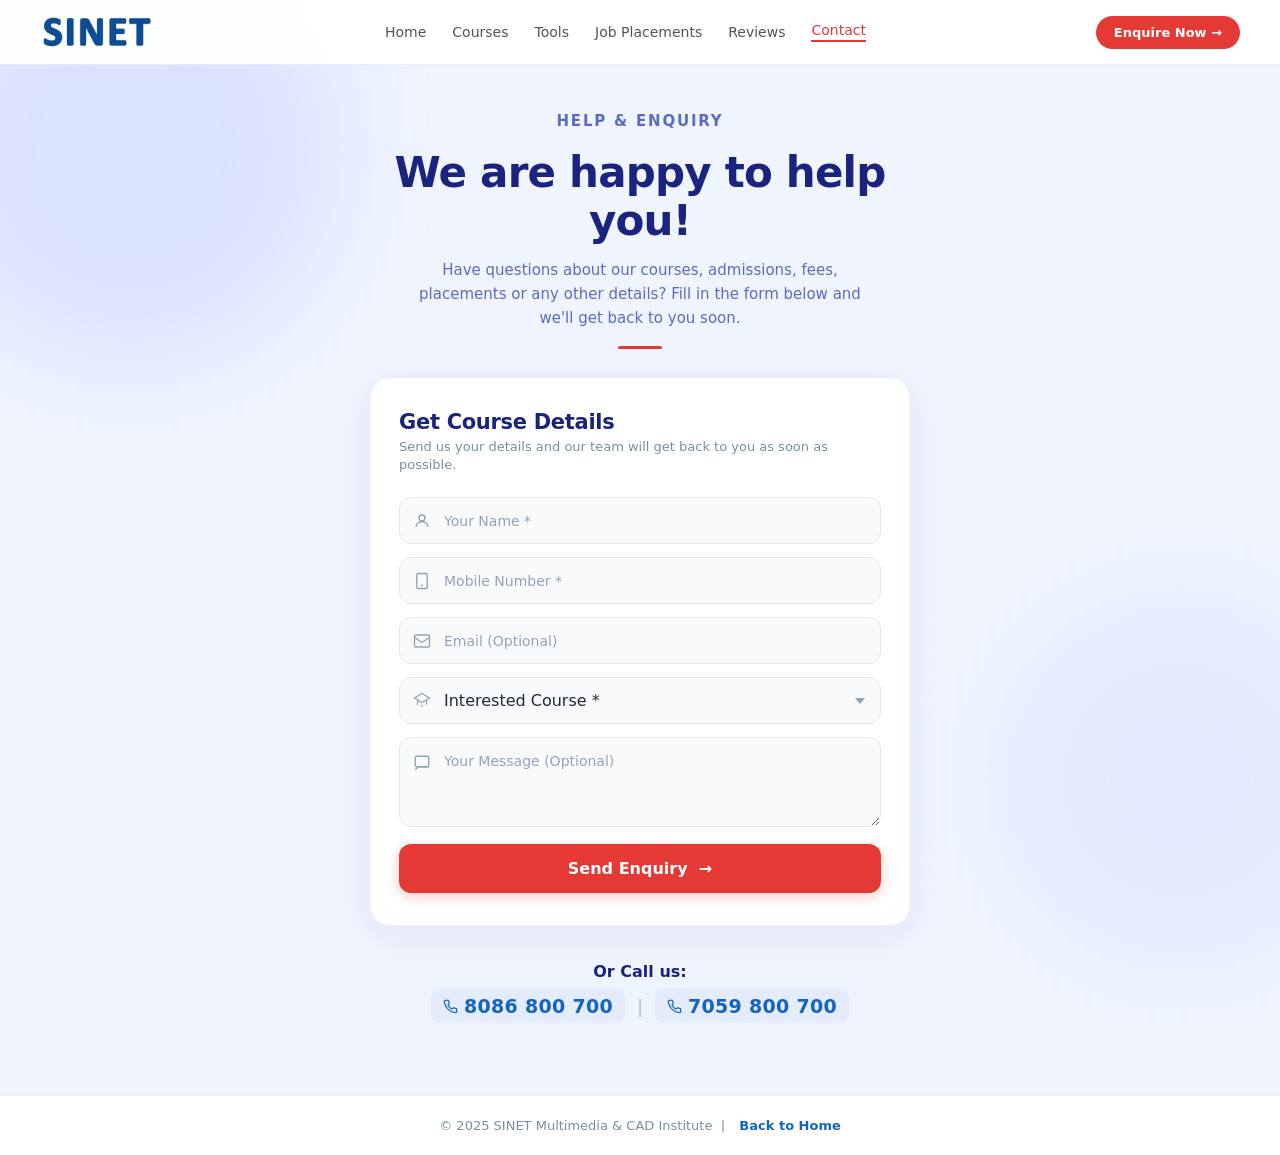
<file: helpme.html>
<!DOCTYPE html>
<html lang="en">
<head>
    <meta charset="UTF-8">
    <meta name="viewport" content="width=device-width, initial-scale=1.0, maximum-scale=5.0">
    <title>Help & Enquiry | SINET Multimedia Institute</title>
    <meta name="description" content="Get course details for Illustrator, InDesign, CAD and more at SINET. Fill in the form and our team will get back to you soon.">



    <style>
/* ── Reset & Base ── */
*, *::before, *::after {
    margin: 0;
    padding: 0;
    box-sizing: border-box;
}

html {
    scroll-behavior: smooth;
    overflow-x: hidden;
    -webkit-text-size-adjust: 100%;
}

body {
    font-family: 'Inter', system-ui, -apple-system, BlinkMacSystemFont, "Segoe UI", Roboto, "Helvetica Neue", Arial, sans-serif;
    background: #F0F4FF;
    color: #1a237e;
    min-height: 100vh;
    overflow-x: hidden;
    position: relative;
    -webkit-font-smoothing: antialiased;
}

a {
    text-decoration: none;
    color: inherit;
    -webkit-tap-highlight-color: transparent;
}

ul {
    list-style: none;
}

/* ── Decorative Background Blobs ── */
.bg-blob {
    position: fixed;
    border-radius: 50%;
    z-index: 0;
    pointer-events: none;
    filter: blur(50px);
}
.bg-blob-1 {
    width: clamp(260px, 40vw, 420px);
    height: clamp(260px, 40vw, 420px);
    background: rgba(195, 210, 255, 0.5);
    top: -60px;
    left: -80px;
}
.bg-blob-2 {
    width: clamp(240px, 35vw, 360px);
    height: clamp(240px, 35vw, 360px);
    background: rgba(205, 220, 255, 0.4);
    bottom: -60px;
    right: -80px;
}

/* ── Header ── */
.header {
    position: sticky;
    top: 0;
    z-index: 100;
    background: rgba(255, 255, 255, 0.95);
    backdrop-filter: blur(14px);
    -webkit-backdrop-filter: blur(14px);
    border-bottom: 1px solid #E8ECF4;
    padding: 0 20px;
}

.header-inner {
    max-width: 1200px;
    margin: 0 auto;
    display: flex;
    align-items: center;
    justify-content: space-between;
    height: 64px;
    gap: 16px;
}

.logo {
    display: inline-flex;
    align-items: center;
    text-decoration: none;
    line-height: 1;
    flex-shrink: 0;
}
.logo-img {
    height: 38px;
    width: auto;
    max-width: 140px;
    display: block;
    object-fit: contain;
    mix-blend-mode: multiply;
}
.logo .dot {
    color: #E53935;
}

.nav {
    display: flex;
    align-items: center;
    gap: 26px;
}

.nav a {
    font-size: 14px;
    font-weight: 500;
    color: #555;
    transition: color 0.2s;
    white-space: nowrap;
}
.nav a:hover,
.nav a.active {
    color: #111;
}
.nav a.active {
    color: #E53935;
    border-bottom: 2px solid #E53935;
    padding-bottom: 2px;
}

.header-actions {
    display: flex;
    align-items: center;
    gap: 12px;
}

.btn-enquire {
    display: inline-flex;
    align-items: center;
    gap: 6px;
    background: #E53935;
    color: #fff !important;
    font-size: 13px;
    font-weight: 700;
    padding: 9px 18px;
    border-radius: 100px;
    white-space: nowrap;
    transition: background 0.2s, transform 0.15s;
    flex-shrink: 0;
}
.btn-enquire:hover {
    background: #C62828;
    transform: translateY(-1px);
}

.hamburger {
    display: none;
    align-items: center;
    justify-content: center;
    width: 40px;
    height: 40px;
    background: #F1F4FA;
    border: none;
    border-radius: 10px;
    color: #111;
    cursor: pointer;
    transition: background 0.2s;
}
.hamburger:hover {
    background: #E2E8F0;
}

/* ── Mobile Nav Overlay ── */
.mobile-nav {
    position: fixed;
    top: 0;
    left: 0;
    right: 0;
    bottom: 0;
    z-index: 1000;
    display: flex;
    justify-content: center;
    align-items: center;
    padding: 16px;
    opacity: 0;
    visibility: hidden;
    transition: opacity 0.25s ease, visibility 0.25s;
}
.mobile-nav.active {
    opacity: 1;
    visibility: visible;
}
.mobile-nav-backdrop {
    position: absolute;
    inset: 0;
    background: rgba(15, 23, 42, 0.55);
    backdrop-filter: blur(4px);
    -webkit-backdrop-filter: blur(4px);
}
.mobile-nav-inner {
    position: relative;
    z-index: 2;
    background: #fff;
    width: 100%;
    max-width: 360px;
    border-radius: 18px;
    overflow: hidden;
    box-shadow: 0 20px 40px rgba(0,0,0,0.2);
    transform: scale(0.94);
    transition: transform 0.25s cubic-bezier(0.175, 0.885, 0.32, 1.275);
}
.mobile-nav.active .mobile-nav-inner {
    transform: scale(1);
}
.mn-header {
    display: flex;
    justify-content: space-between;
    align-items: center;
    padding: 18px 20px;
    border-bottom: 1px solid #EAEAEA;
}
.mn-header .logo {
    font-size: 22px;
    display: inline-flex;
    align-items: center;
}
.mn-header .logo .logo-img {
    height: 32px;
}
.mn-close {
    background: #FFF2F2;
    border: none;
    width: 34px;
    height: 34px;
    border-radius: 50%;
    display: flex;
    align-items: center;
    justify-content: center;
    color: #111;
    cursor: pointer;
}
.mn-list {
    display: flex;
    flex-direction: column;
    padding: 8px 16px;
}
.mn-item {
    display: flex;
    align-items: center;
    padding: 14px 10px;
    border-bottom: 1px solid #F1F4F9;
    font-size: 15px;
    font-weight: 600;
    color: #1e293b;
}
.mn-item:last-child {
    border-bottom: none;
}
.mn-footer {
    display: flex;
    gap: 10px;
    padding: 16px;
    background: #F8FAFC;
    border-top: 1px solid #EAEAEA;
}
.mn-call-btn {
    flex: 1;
    display: flex;
    align-items: center;
    justify-content: center;
    gap: 6px;
    padding: 12px;
    background: #1565C0;
    color: #fff;
    font-size: 13px;
    font-weight: 700;
    border-radius: 10px;
}

/* ── Main Container ── */
main {
    position: relative;
    z-index: 1;
    display: flex;
    flex-direction: column;
    align-items: center;
    padding: 44px 20px 60px;
    min-height: calc(100vh - 64px);
    width: 100%;
}

/* ── Hero Section ── */
.hero {
    text-align: center;
    max-width: 580px;
    width: 100%;
    margin-bottom: 28px;
}
.hero-label {
    font-size: 12px;
    font-weight: 800;
    letter-spacing: 1.8px;
    text-transform: uppercase;
    color: #E53935;
    margin-bottom: 10px;
}
.hero h1 {
    font-size: clamp(26px, 6.5vw, 42px);
    font-weight: 800;
    color: #1a237e;
    line-height: 1.15;
    margin-bottom: 12px;
    letter-spacing: -0.8px;
}
.hero p {
    font-size: clamp(14px, 3.5vw, 15px);
    color: #5C6BC0;
    line-height: 1.6;
    max-width: 460px;
    margin: 0 auto 16px;
    padding: 0 8px;
}
.hero-divider {
    width: 44px;
    height: 3px;
    background: #E53935;
    border-radius: 2px;
    margin: 0 auto;
}

/* ── Form Card ── */
.card {
    background: #fff;
    border-radius: 20px;
    padding: 32px 28px;
    box-shadow: 0 10px 35px rgba(26, 35, 126, 0.07);
    border: 1px solid rgba(232, 236, 244, 0.8);
    width: 100%;
    max-width: 540px;
}
.card-title {
    font-size: clamp(18px, 4.5vw, 21px);
    font-weight: 800;
    color: #1a237e;
    margin-bottom: 4px;
    letter-spacing: -0.3px;
}
.card-sub {
    font-size: 13px;
    color: #78909C;
    margin-bottom: 22px;
    line-height: 1.45;
}

/* ── Form Fields ── */
.field {
    position: relative;
    margin-bottom: 13px;
}
.field-icon {
    position: absolute;
    left: 14px;
    top: 50%;
    transform: translateY(-50%);
    color: #90A4AE;
    display: flex;
    align-items: center;
    justify-content: center;
    pointer-events: none;
    z-index: 2;
}
.field-icon.top {
    top: 17px;
    transform: none;
}

/* Crucial: font-size 16px prevents iOS Safari from automatically zooming in */
.field input,
.field select,
.field textarea {
    width: 100%;
    padding: 13px 14px 13px 44px;
    border: 1.5px solid #E2E8F0;
    border-radius: 12px;
    font-size: 16px;
    font-family: inherit;
    color: #1e293b;
    background: #F8FAFC;
    outline: none;
    transition: border-color 0.2s, box-shadow 0.2s, background-color 0.2s;
    appearance: none;
    -webkit-appearance: none;
}
.field input::placeholder,
.field textarea::placeholder {
    color: #94A3B8;
    font-size: 14px;
}
.field input:focus,
.field select:focus,
.field textarea:focus {
    border-color: #5C6BC0;
    box-shadow: 0 0 0 3px rgba(92, 107, 192, 0.12);
    background: #fff;
}
.field textarea {
    padding-top: 13px;
    resize: vertical;
    min-height: 90px;
    line-height: 1.5;
}

/* Dropdown Arrow */
.field .select-wrap {
    position: relative;
    width: 100%;
}
.field .select-wrap::after {
    content: '';
    position: absolute;
    right: 16px;
    top: 50%;
    transform: translateY(-50%);
    width: 0;
    height: 0;
    border-left: 5px solid transparent;
    border-right: 5px solid transparent;
    border-top: 6px solid #94A3B8;
    pointer-events: none;
}

/* ── Submit Button ── */
.btn-submit {
    width: 100%;
    padding: 15px;
    background: #E53935;
    color: #fff;
    font-size: 16px;
    font-weight: 700;
    border: none;
    border-radius: 12px;
    cursor: pointer;
    display: flex;
    align-items: center;
    justify-content: center;
    gap: 8px;
    transition: background 0.2s, transform 0.1s, box-shadow 0.2s;
    margin-top: 8px;
    font-family: inherit;
    box-shadow: 0 4px 14px rgba(229, 57, 53, 0.25);
    -webkit-tap-highlight-color: transparent;
}
.btn-submit:hover {
    background: #C62828;
    transform: translateY(-1px);
    box-shadow: 0 6px 18px rgba(229, 57, 53, 0.32);
}
.btn-submit:active {
    transform: translateY(0);
}

/* ── Success State ── */
.success-msg {
    display: none;
    text-align: center;
    padding: 24px 8px 12px;
}
.success-msg .check {
    width: 60px;
    height: 60px;
    background: #E8F5E9;
    border-radius: 50%;
    display: flex;
    align-items: center;
    justify-content: center;
    margin: 0 auto 14px;
    font-size: 26px;
}
.success-msg h3 {
    font-size: 20px;
    font-weight: 800;
    color: #1a237e;
    margin-bottom: 6px;
}
.success-msg p {
    font-size: 14px;
    color: #5C6BC0;
    line-height: 1.5;
}

/* ── Call Us Strip ── */
.call-strip {
    margin-top: 24px;
    text-align: center;
    max-width: 540px;
    width: 100%;
    padding: 12px 10px;
}
.call-label {
    font-size: 16px;
    font-weight: 700;
    color: #1a237e;
    margin-bottom: 8px;
}
.call-numbers {
    display: flex;
    align-items: center;
    justify-content: center;
    gap: 12px;
    flex-wrap: wrap;
}
.call-num {
    font-size: clamp(16px, 4.4vw, 19px);
    font-weight: 700;
    color: #1565C0;
    text-decoration: none;
    letter-spacing: 0.3px;
    transition: color 0.2s, background 0.2s;
    display: inline-flex;
    align-items: center;
    gap: 6px;
    padding: 6px 12px;
    border-radius: 8px;
    background: rgba(21, 101, 192, 0.05);
}
.call-num:hover {
    color: #E53935;
    background: rgba(229, 57, 53, 0.06);
}
.call-num:active {
    background: rgba(21, 101, 192, 0.12);
}
.call-divider {
    font-size: 18px;
    color: #B0BEC5;
    font-weight: 300;
}

/* ── Footer ── */
footer {
    position: relative;
    z-index: 1;
    text-align: center;
    padding: 22px 20px calc(22px + env(safe-area-inset-bottom));
    font-size: 13px;
    color: #78909C;
    border-top: 1px solid #E8ECF4;
    background: #fff;
    width: 100%;
}
footer a {
    color: #1565C0;
    font-weight: 600;
    margin-left: 6px;
}

/* ── Responsive Breakpoints ── */

/* Tablets & Mobile (< 768px) */
@media (max-width: 768px) {
    .nav {
        display: none;
    }
    .hamburger {
        display: flex;
    }
    .header {
        padding: 0 16px;
    }
    .header-inner {
        height: 58px;
    }
    .logo-img {
        height: 34px;
    }
    .btn-enquire {
        font-size: 12px;
        padding: 7px 14px;
    }
    main {
        padding: 28px 16px 44px;
        min-height: calc(100vh - 58px);
    }
    .hero {
        margin-bottom: 22px;
    }
    .card {
        padding: 24px 20px;
        border-radius: 16px;
    }
}

/* Small Phones (< 480px) */
@media (max-width: 480px) {
    .header {
        padding: 0 14px;
    }
    .header-inner {
        height: 56px;
    }
    .logo-img {
        height: 30px;
    }
    .btn-enquire {
        padding: 6px 12px;
        font-size: 11px;
    }
    main {
        padding: 20px 12px 36px;
    }
    .hero {
        margin-bottom: 18px;
    }
    .hero-label {
        font-size: 11px;
        margin-bottom: 6px;
    }
    .hero h1 {
        font-size: 25px;
        margin-bottom: 8px;
    }
    .hero p {
        font-size: 13.5px;
        margin-bottom: 12px;
        line-height: 1.5;
    }
    .card {
        padding: 20px 14px;
        border-radius: 14px;
        box-shadow: 0 6px 20px rgba(26, 35, 126, 0.05);
    }
    .card-title {
        font-size: 18px;
    }
    .card-sub {
        font-size: 12px;
        margin-bottom: 16px;
    }
    .field {
        margin-bottom: 11px;
    }
    .field input,
    .field select,
    .field textarea {
        padding: 12px 12px 12px 40px;
        border-radius: 10px;
    }
    .field-icon {
        left: 12px;
    }
    .field-icon svg {
        width: 16px;
        height: 16px;
    }
    .field-icon.top {
        top: 15px;
    }
    .btn-submit {
        padding: 14px;
        font-size: 15px;
        border-radius: 10px;
    }
    .call-strip {
        margin-top: 18px;
        padding: 8px 4px;
    }
    .call-label {
        font-size: 15px;
        margin-bottom: 6px;
    }
    .call-numbers {
        gap: 8px;
    }
    .call-num {
        font-size: 15px;
        padding: 6px 10px;
    }
    .call-divider {
        display: none;
    }
    footer {
        padding: 18px 12px calc(18px + env(safe-area-inset-bottom));
        font-size: 12px;
    }
}
    </style>
</head>
<body>

<!-- ── Background Blobs ── -->
<div class="bg-blob bg-blob-1" aria-hidden="true"></div>
<div class="bg-blob bg-blob-2" aria-hidden="true"></div>

<!-- ── Header ── -->
<header class="header">
    <div class="header-inner">
        <a href="index.html" class="logo" aria-label="SINET">
            <img src="images/sinet.webp" alt="SINET" class="logo-img" width="115" height="38">
        </a>

        <!-- Desktop Navigation -->
        <nav class="nav" aria-label="Main Navigation">
            <a href="index.html">Home</a>
            <a href="index.html#paths">Courses</a>
            <a href="index.html#tools">Tools</a>
            <a href="index.html#placements">Job Placements</a>
            <a href="index.html#reviews">Reviews</a>
            <a href="helpme.html" class="active">Contact</a>
        </nav>

        <div class="header-actions">
            <a href="#enquiryForm" class="btn-enquire">Enquire Now &rarr;</a>
            <button class="hamburger" id="menuToggle" aria-label="Open Navigation Menu">
                <svg width="20" height="20" viewBox="0 0 24 24" fill="none" stroke="currentColor" stroke-width="2.2" stroke-linecap="round"><line x1="3" y1="12" x2="21" y2="12"></line><line x1="3" y1="6" x2="21" y2="6"></line><line x1="3" y1="18" x2="21" y2="18"></line></svg>
            </button>
        </div>
    </div>
</header>

<!-- ── Mobile Navigation Drawer ── -->
<div class="mobile-nav" id="mobileNav" aria-hidden="true">
    <div class="mobile-nav-backdrop" id="mobileNavBackdrop"></div>
    <div class="mobile-nav-inner">
        <div class="mn-header">
            <div class="logo" aria-label="SINET">
                <img src="images/sinet.webp" alt="SINET" class="logo-img" width="97" height="32">
            </div>
            <button class="mn-close" id="mobileNavClose" aria-label="Close menu">
                <svg width="18" height="18" viewBox="0 0 24 24" fill="none" stroke="currentColor" stroke-width="2.4" stroke-linecap="round"><line x1="18" y1="6" x2="6" y2="18"></line><line x1="6" y1="6" x2="18" y2="18"></line></svg>
            </button>
        </div>
        <div class="mn-list">
            <a href="index.html" class="mn-item">🏠 &nbsp; Home</a>
            <a href="index.html#paths" class="mn-item">📚 &nbsp; Courses</a>
            <a href="index.html#tools" class="mn-item">🛠️ &nbsp; Tools</a>
            <a href="index.html#placements" class="mn-item">🎯 &nbsp; Job Placements</a>
            <a href="index.html#reviews" class="mn-item">⭐ &nbsp; Reviews</a>
            <a href="helpme.html" class="mn-item" style="color: #E53935;">✉️ &nbsp; Contact / Enquiry</a>
        </div>
        <div class="mn-footer">
            <a href="tel:+918086800700" class="mn-call-btn">
                <svg width="15" height="15" fill="none" stroke="currentColor" stroke-width="2" viewBox="0 0 24 24"><path d="M22 16.92v3a2 2 0 0 1-2.18 2 19.79 19.79 0 0 1-8.63-3.07 19.5 19.5 0 0 1-6-6 19.79 19.79 0 0 1-3.07-8.67A2 2 0 0 1 4.11 2h3a2 2 0 0 1 2 1.72 12.84 12.84 0 0 0 .7 2.81 2 2 0 0 1-.45 2.11L8.09 9.91a16 16 0 0 0 6 6l1.27-1.27a2 2 0 0 1 2.11-.45 12.84 12.84 0 0 0 2.81.7A2 2 0 0 1 22 16.92z"></path></svg>
                Call 8086 800 700
            </a>
        </div>
    </div>
</div>

<!-- ── Main ── -->
<main>

    <!-- Hero -->
    <div class="hero">
        <p class="hero-label">Help &amp; Enquiry</p>
        <h1>We are happy to help you!</h1>
        <p>Have questions about our courses, admissions, fees, placements or any other details? Fill in the form below and we'll get back to you soon.</p>
        <div class="hero-divider"></div>
    </div>

    <!-- Form Card -->
    <div class="card">
        <h2 class="card-title">Get Course Details</h2>
        <p class="card-sub">Send us your details and our team will get back to you as soon as possible.</p>

        <form id="enquiryForm" novalidate>

            <!-- Name -->
            <div class="field">
                <span class="field-icon">
                    <svg width="18" height="18" fill="none" stroke="currentColor" stroke-width="1.8" viewBox="0 0 24 24"><circle cx="12" cy="8" r="4"/><path d="M4 20c0-4 3.6-7 8-7s8 3 8 7"/></svg>
                </span>
                <input type="text" name="name" id="name" placeholder="Your Name *" required autocomplete="name">
            </div>

            <!-- Mobile -->
            <div class="field">
                <span class="field-icon">
                    <svg width="18" height="18" fill="none" stroke="currentColor" stroke-width="1.8" viewBox="0 0 24 24"><rect x="5" y="2" width="14" height="20" rx="2"/><line x1="12" y1="18" x2="12" y2="18" stroke-linecap="round" stroke-width="2.5"/></svg>
                </span>
                <input type="tel" name="mobile" id="mobile" placeholder="Mobile Number *" required autocomplete="tel">
            </div>

            <!-- Email -->
            <div class="field">
                <span class="field-icon">
                    <svg width="18" height="18" fill="none" stroke="currentColor" stroke-width="1.8" viewBox="0 0 24 24"><rect x="2" y="4" width="20" height="16" rx="2"/><path d="M2 7l10 7 10-7"/></svg>
                </span>
                <input type="email" name="email" id="email" placeholder="Email (Optional)" autocomplete="email">
            </div>

            <!-- Course Dropdown -->
            <div class="field">
                <span class="field-icon">
                    <svg width="18" height="18" fill="none" stroke="currentColor" stroke-width="1.8" viewBox="0 0 24 24"><path d="M2 8l10 6 10-6-10-6-10 6z"/><path d="M6 11v6"/><path d="M18 11v6"/><path d="M12 20v-3"/></svg>
                </span>
                <div class="select-wrap">
                    <select name="course" id="course" required>
                        <option value="" disabled selected>Interested Course *</option>
                        <option value="Photoshop">Photoshop</option>
                        <option value="Illustrator">Illustrator</option>
                        <option value="InDesign">InDesign</option>
                        <option value="CAD">CAD (AutoCAD)</option>
                        <option value="CorelDraw">CorelDraw</option>
                        <option value="MS Office">MS Office</option>
                        <option value="Adobe Premier">Adobe Premier</option>
                        <option value="Corel Video Studio">Corel Video Studio</option>
                        <option value="3DStudio Max">3DStudio Max</option>
                        <option value="Adobe Flash">Adobe Flash</option>
                        <option value="Adobe After Effects">Adobe After Effects</option>
                    </select>
                </div>
            </div>

            <!-- Message -->
            <div class="field">
                <span class="field-icon top">
                    <svg width="18" height="18" fill="none" stroke="currentColor" stroke-width="1.8" viewBox="0 0 24 24"><rect x="3" y="3" width="18" height="14" rx="2"/><path d="M3 21l4-4h14"/></svg>
                </span>
                <textarea name="message" id="message" placeholder="Your Message (Optional)"></textarea>
            </div>

            <button type="submit" class="btn-submit">
                Send Enquiry &nbsp;&rarr;
            </button>
        </form>

        <!-- Success Message -->
        <div class="success-msg" id="successMsg">
            <div class="check">✅</div>
            <h3>Enquiry Sent!</h3>
            <p>Thank you! WhatsApp is opening with your details.</p>
        </div>
    </div>

    <!-- Call Us Strip -->
    <div class="call-strip">
        <p class="call-label">Or Call us:</p>
        <div class="call-numbers">
            <a href="tel:+918086800700" class="call-num">
                <svg width="15" height="15" fill="none" stroke="currentColor" stroke-width="2" viewBox="0 0 24 24"><path d="M22 16.92v3a2 2 0 0 1-2.18 2 19.79 19.79 0 0 1-8.63-3.07 19.5 19.5 0 0 1-6-6 19.79 19.79 0 0 1-3.07-8.67A2 2 0 0 1 4.11 2h3a2 2 0 0 1 2 1.72 12.84 12.84 0 0 0 .7 2.81 2 2 0 0 1-.45 2.11L8.09 9.91a16 16 0 0 0 6 6l1.27-1.27a2 2 0 0 1 2.11-.45 12.84 12.84 0 0 0 2.81.7A2 2 0 0 1 22 16.92z"></path></svg>
                8086 800 700
            </a>
            <span class="call-divider">|</span>
            <a href="tel:+917059800700" class="call-num">
                <svg width="15" height="15" fill="none" stroke="currentColor" stroke-width="2" viewBox="0 0 24 24"><path d="M22 16.92v3a2 2 0 0 1-2.18 2 19.79 19.79 0 0 1-8.63-3.07 19.5 19.5 0 0 1-6-6 19.79 19.79 0 0 1-3.07-8.67A2 2 0 0 1 4.11 2h3a2 2 0 0 1 2 1.72 12.84 12.84 0 0 0 .7 2.81 2 2 0 0 1-.45 2.11L8.09 9.91a16 16 0 0 0 6 6l1.27-1.27a2 2 0 0 1 2.11-.45 12.84 12.84 0 0 0 2.81.7A2 2 0 0 1 22 16.92z"></path></svg>
                7059 800 700
            </a>
        </div>
    </div>

</main>

<!-- ── Footer ── -->
<footer>
    &copy; 2025 SINET Multimedia &amp; CAD Institute &nbsp;|&nbsp;
    <a href="index.html">Back to Home</a>
</footer>

<script>
// Pre-select course from URL query string: helpme.html?course=Illustrator
(function () {
    const params = new URLSearchParams(window.location.search);
    const course = params.get('course');
    if (course) {
        const query = course.toLowerCase().replace(/\s+/g, '');
        const sel = document.getElementById('course');
        for (let i = 0; i < sel.options.length; i++) {
            const optVal = sel.options[i].value.toLowerCase().replace(/\s+/g, '');
            if (optVal === query || optVal.includes(query) || query.includes(optVal)) {
                sel.selectedIndex = i;
                break;
            }
        }
    }
})();

// Mobile Nav Toggle
const menuToggle = document.getElementById('menuToggle');
const mobileNav = document.getElementById('mobileNav');
const mobileNavClose = document.getElementById('mobileNavClose');
const mobileNavBackdrop = document.getElementById('mobileNavBackdrop');

function openNav() {
    mobileNav.classList.add('active');
    document.body.style.overflow = 'hidden';
}
function closeNav() {
    mobileNav.classList.remove('active');
    document.body.style.overflow = '';
}

if (menuToggle) menuToggle.addEventListener('click', openNav);
if (mobileNavClose) mobileNavClose.addEventListener('click', closeNav);
if (mobileNavBackdrop) mobileNavBackdrop.addEventListener('click', closeNav);

document.addEventListener('keydown', function(e) {
    if (e.key === 'Escape' && mobileNav.classList.contains('active')) {
        closeNav();
    }
});

// Form submit -> WhatsApp redirect (8086800700)
document.getElementById('enquiryForm').addEventListener('submit', function (e) {
    e.preventDefault();
    const name    = document.getElementById('name').value.trim();
    const mobile  = document.getElementById('mobile').value.trim();
    const email   = document.getElementById('email').value.trim();
    const course  = document.getElementById('course').value;
    const message = document.getElementById('message').value.trim();

    if (!name)   { alert('Please enter your name.');             return; }
    if (!mobile) { alert('Please enter your mobile number.');    return; }
    if (!course) { alert('Please select an interested course.'); return; }

    // Build WhatsApp message (plain text only)
    let text = `New Course Enquiry - SINET\n\n`;
    text += `Name: ${name}\n`;
    text += `Mobile: ${mobile}\n`;
    if (email) text += `Email: ${email}\n`;
    text += `Interested Course: ${course}\n`;
    if (message) text += `Message: ${message}\n`;

    const waURL = `https://wa.me/918086800700?text=${encodeURIComponent(text)}`;
    window.open(waURL, '_blank');

    // Show success feedback
    this.style.display = 'none';
    document.getElementById('successMsg').style.display = 'block';
});
</script>

</body>
</html>
</file>
